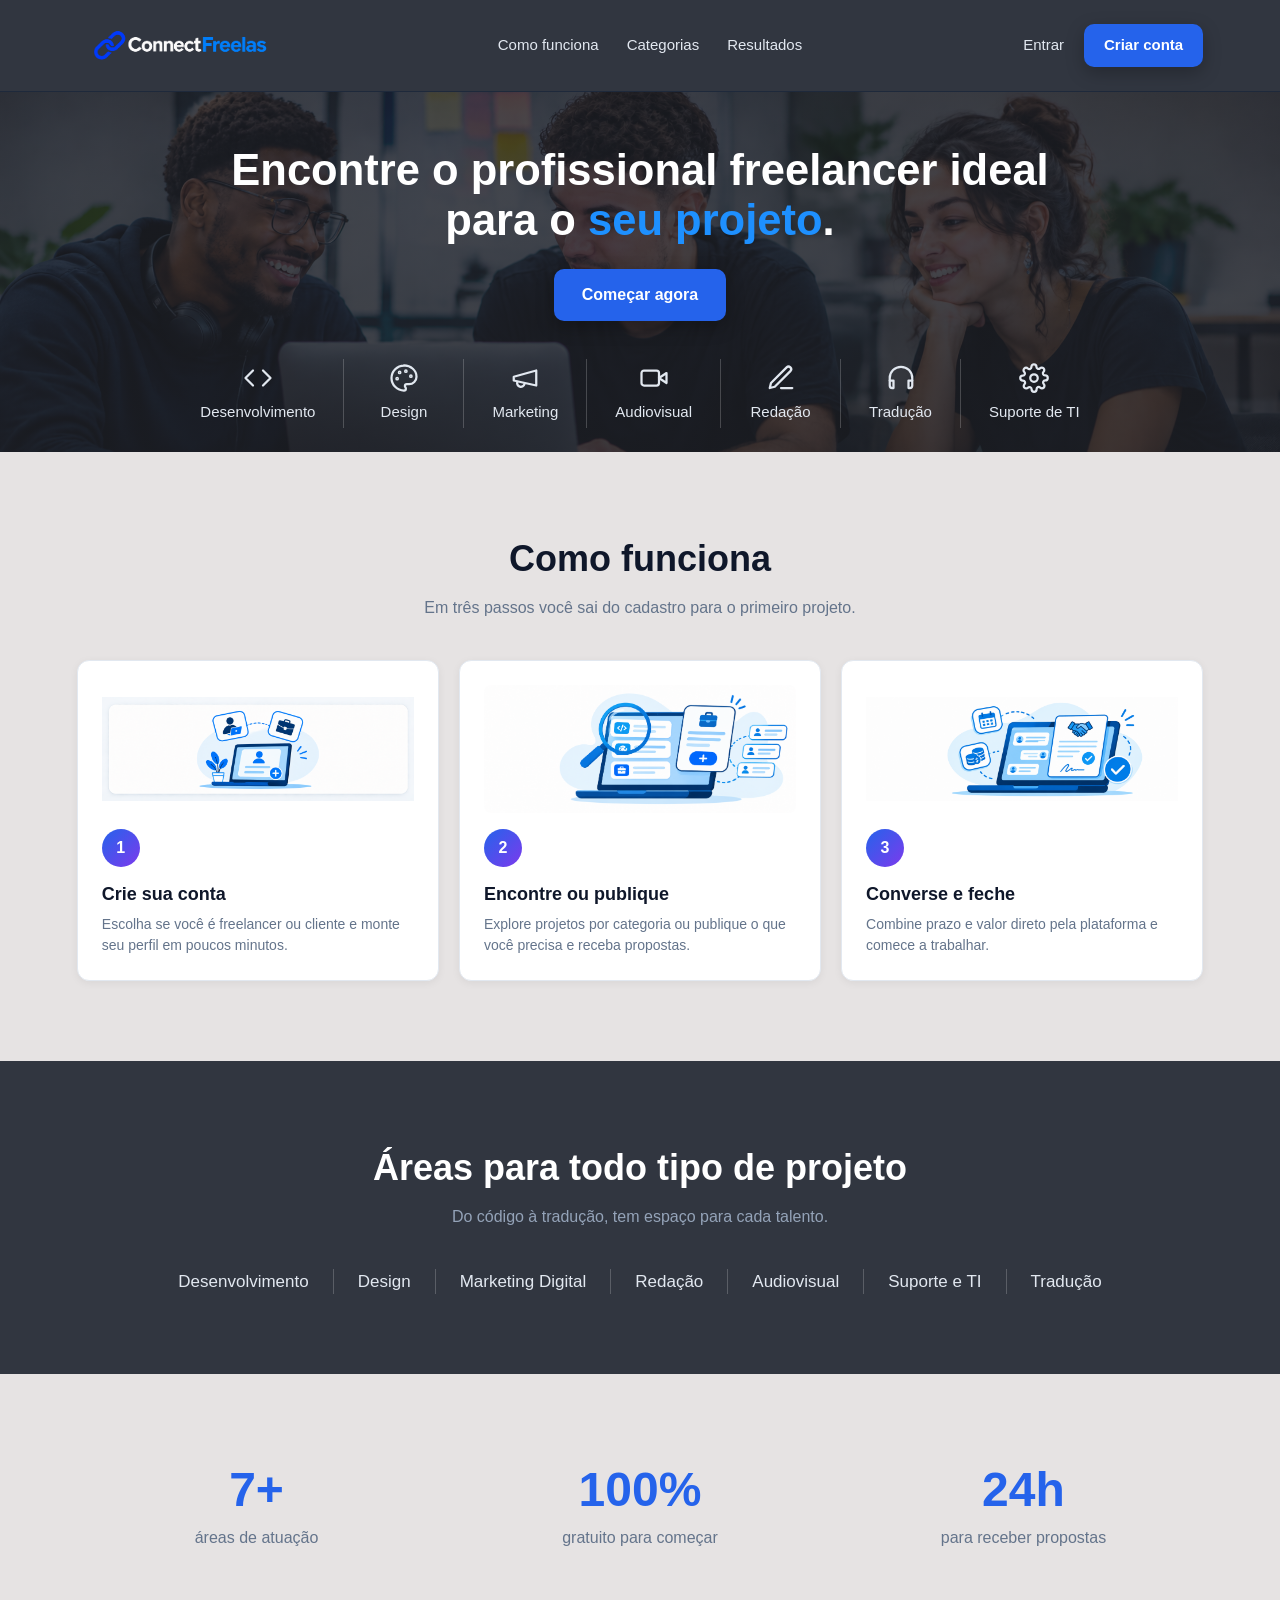
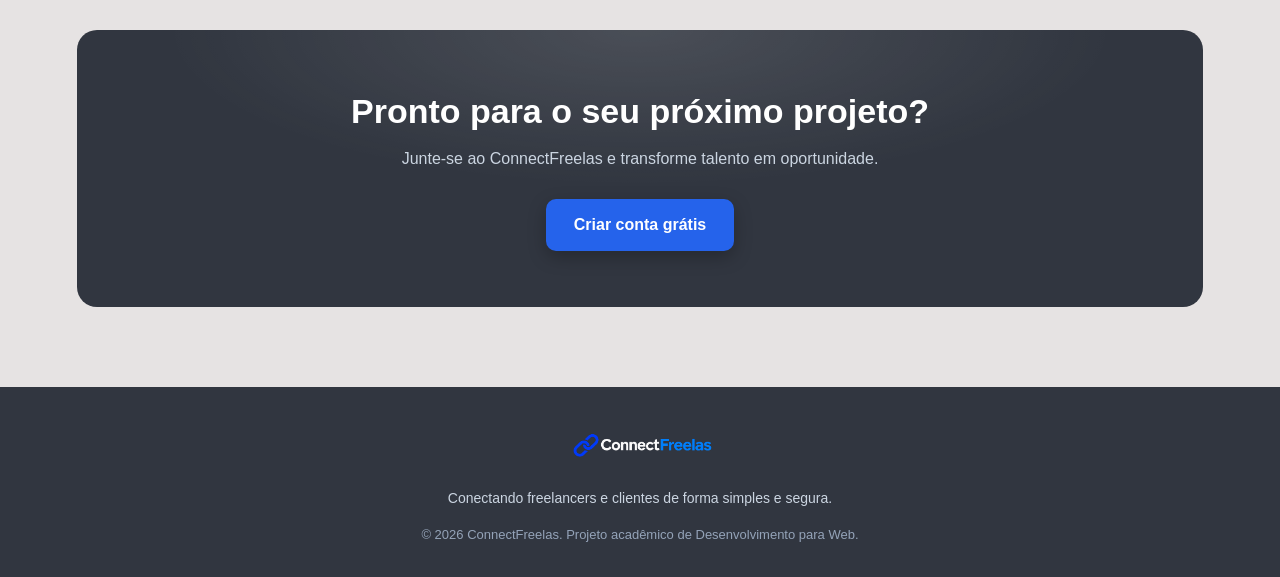
<file: HTML/index.html>
<!DOCTYPE html>
<html lang="pt-BR">

<head>
    <meta charset="UTF-8">
    <meta name="viewport" content="width=device-width, initial-scale=1.0">
    <title>ConnectFreelas - Conecte talentos e oportunidades</title>
    <!-- ícone da aba do navegador -->
    <link rel="icon" type="image/x-icon" href="../Imagems/favicon.ico">
    <!-- geral.css: paleta, reset e cabeçalho comuns; index.css: estilos só desta página -->
    <link rel="stylesheet" href="../CSS/geral.css">
    <link rel="stylesheet" href="../CSS/index.css">
</head>

<body>

    <!-- topo: logo, menu de âncoras (rolam até as seções abaixo) e botões de conta -->
    <header class="topo">
        <!-- logo: leva de volta ao início -->
        <a href="index.html" class="logo">
            <img src="../Imagems/Logo ConnectFreelas em Azul e Branco.png" alt="Logo ConnectFreelas">
        </a>
        <nav class="topo-menu">
            <a href="#como-funciona">Como funciona</a>
            <a href="#categorias">Categorias</a>
            <a href="#numeros">Resultados</a>
        </nav>
        <!-- "Entrar" ainda é só texto (sem página de login); "Criar conta" abre o cadastro -->
        <div class="topo-acoes">
            <span class="btn-link">Entrar</span>
            <a href="cadrasto.html" class="btn btn-azul">Criar conta</a>
        </div>
    </header>

    <!-- destaque: foto + texto, botão e categorias (tudo em HTML/CSS, sem texto dentro da imagem) -->
    <section class="destaque">
        <div class="destaque-conteudo">
            <h1>Encontre o profissional freelancer ideal para o <em>seu projeto</em>.</h1>
            <a href="cadrasto.html" class="btn btn-azul btn-grande">Começar agora</a>
        </div>
        <!-- categorias no rodapé do banner: cada uma tem um ícone SVG (decorativo, aria-hidden) e o nome -->
        <div class="destaque-cats">
            <!-- Desenvolvimento (ícone de código) -->
            <div class="destaque-cat"><svg viewBox="0 0 24 24" fill="none" stroke="currentColor" stroke-width="1.8" stroke-linecap="round" stroke-linejoin="round" aria-hidden="true"><path d="m16 18 6-6-6-6"/><path d="m8 6-6 6 6 6"/></svg><span>Desenvolvimento</span></div>
            <!-- Design (paleta de cores) -->
            <div class="destaque-cat"><svg viewBox="0 0 24 24" fill="none" stroke="currentColor" stroke-width="1.8" stroke-linecap="round" stroke-linejoin="round" aria-hidden="true"><circle cx="13.5" cy="6.5" r=".6"/><circle cx="17.5" cy="10.5" r=".6"/><circle cx="8.5" cy="7.5" r=".6"/><circle cx="6.5" cy="12.5" r=".6"/><path d="M12 2C6.5 2 2 6.5 2 12s4.5 10 10 10c.93 0 1.5-.67 1.5-1.5 0-.4-.16-.76-.4-1.03-.23-.27-.38-.63-.38-1.02 0-.83.67-1.5 1.5-1.5H16c3.31 0 6-2.69 6-6 0-4.96-4.48-9-10-9z"/></svg><span>Design</span></div>
            <!-- Marketing (megafone) -->
            <div class="destaque-cat"><svg viewBox="0 0 24 24" fill="none" stroke="currentColor" stroke-width="1.8" stroke-linecap="round" stroke-linejoin="round" aria-hidden="true"><path d="m3 11 18-5v12L3 14v-3z"/><path d="M11.6 16.8a3 3 0 1 1-5.8-1.6"/></svg><span>Marketing</span></div>
            <!-- Audiovisual (câmera de vídeo) -->
            <div class="destaque-cat"><svg viewBox="0 0 24 24" fill="none" stroke="currentColor" stroke-width="1.8" stroke-linecap="round" stroke-linejoin="round" aria-hidden="true"><path d="m22 8-6 4 6 4V8z"/><rect x="2" y="6" width="14" height="12" rx="2"/></svg><span>Audiovisual</span></div>
            <!-- Redação (lápis) -->
            <div class="destaque-cat"><svg viewBox="0 0 24 24" fill="none" stroke="currentColor" stroke-width="1.8" stroke-linecap="round" stroke-linejoin="round" aria-hidden="true"><path d="M12 20h9"/><path d="M16.5 3.5a2.12 2.12 0 0 1 3 3L7 19l-4 1 1-4z"/></svg><span>Redação</span></div>
            <!-- Tradução (fone de ouvido) -->
            <div class="destaque-cat"><svg viewBox="0 0 24 24" fill="none" stroke="currentColor" stroke-width="1.8" stroke-linecap="round" stroke-linejoin="round" aria-hidden="true"><path d="M3 14v-2a9 9 0 0 1 18 0v2"/><path d="M21 15v3a2 2 0 0 1-2 2h-1v-6h3z"/><path d="M3 15v3a2 2 0 0 0 2 2h1v-6H3z"/></svg><span>Tradução</span></div>
            <!-- Suporte de TI (engrenagem) -->
            <div class="destaque-cat"><svg viewBox="0 0 24 24" fill="none" stroke="currentColor" stroke-width="1.8" stroke-linecap="round" stroke-linejoin="round" aria-hidden="true"><circle cx="12" cy="12" r="3"/><path d="M19.4 15a1.65 1.65 0 0 0 .33 1.82l.06.06a2 2 0 1 1-2.83 2.83l-.06-.06a1.65 1.65 0 0 0-1.82-.33 1.65 1.65 0 0 0-1 1.51V21a2 2 0 1 1-4 0v-.09a1.65 1.65 0 0 0-1-1.51 1.65 1.65 0 0 0-1.82.33l-.06.06a2 2 0 1 1-2.83-2.83l.06-.06a1.65 1.65 0 0 0 .33-1.82 1.65 1.65 0 0 0-1.51-1H3a2 2 0 1 1 0-4h.09a1.65 1.65 0 0 0 1.51-1 1.65 1.65 0 0 0-.33-1.82l-.06-.06a2 2 0 1 1 2.83-2.83l.06.06a1.65 1.65 0 0 0 1.82.33h0a1.65 1.65 0 0 0 1-1.51V3a2 2 0 1 1 4 0v.09a1.65 1.65 0 0 0 1 1.51h0a1.65 1.65 0 0 0 1.82-.33l.06-.06a2 2 0 1 1 2.83 2.83l-.06.06a1.65 1.65 0 0 0-.33 1.82v0a1.65 1.65 0 0 0 1.51 1H21a2 2 0 1 1 0 4h-.09a1.65 1.65 0 0 0-1.51 1z"/></svg><span>Suporte de TI</span></div>
        </div>
    </section>

    <!-- conteúdo principal: as seções abaixo são alcançadas pelos links do menu (ids das seções) -->
    <main>

        <!-- como funciona: 3 cards de passo, cada um com imagem, número, título e texto -->
        <section class="secao" id="como-funciona">
            <h2>Como funciona</h2>
            <p class="secao-sub">Em três passos você sai do cadastro para o primeiro projeto.</p>

            <div class="passos">
                <article class="passo">
                    <img class="passo-img" src="../Imagems/Ilustração vetorial de colaboração digital.png" alt="Crie sua conta">
                    <span class="passo-num">1</span>
                    <h3>Crie sua conta</h3>
                    <p>Escolha se você é freelancer ou cliente e monte seu perfil em poucos minutos.</p>
                </article>
                <article class="passo">
                    <img class="passo-img" src="../Imagems/Publicação de projetos e propostas.png" alt="Encontre ou publique">
                    <span class="passo-num">2</span>
                    <h3>Encontre ou publique</h3>
                    <p>Explore projetos por categoria ou publique o que você precisa e receba propostas.</p>
                </article>
                <article class="passo">
                    <img class="passo-img" src="../Imagems/Ilustração de contrato digital com laptop e ícones azuis.png" alt="Converse e feche">
                    <span class="passo-num">3</span>
                    <h3>Converse e feche</h3>
                    <p>Combine prazo e valor direto pela plataforma e comece a trabalhar.</p>
                </article>
            </div>
        </section>

        <!-- categorias: lista de áreas em texto simples, sobre fundo escuro -->
        <section class="secao secao-escura" id="categorias">
            <h2>Áreas para todo tipo de projeto</h2>
            <p class="secao-sub">Do código à tradução, tem espaço para cada talento.</p>

            <div class="categorias">
                <span class="cat">Desenvolvimento</span>
                <span class="cat">Design</span>
                <span class="cat">Marketing Digital</span>
                <span class="cat">Redação</span>
                <span class="cat">Audiovisual</span>
                <span class="cat">Suporte e TI</span>
                <span class="cat">Tradução</span>
            </div>
        </section>

        <!-- números: três estatísticas da plataforma (número grande + legenda) -->
        <section class="secao" id="numeros">
            <div class="numeros">
                <div>
                    <strong>7+</strong>
                    <span>áreas de atuação</span>
                </div>
                <div>
                    <strong>100%</strong>
                    <span>gratuito para começar</span>
                </div>
                <div>
                    <strong>24h</strong>
                    <span>para receber propostas</span>
                </div>
            </div>
        </section>

        <!-- chamada final: convite para criar conta (leva ao cadastro) -->
        <section class="cta">
            <h2>Pronto para o seu próximo projeto?</h2>
            <p>Junte-se ao ConnectFreelas e transforme talento em oportunidade.</p>
            <a href="cadrasto.html" class="btn btn-azul btn-grande">Criar conta grátis</a>
        </section>

    </main>

    <!-- rodapé: logo, frase institucional e direitos autorais -->
    <footer class="rodape" id="contato">
        <img src="../Imagems/Logo ConnectFreelas em Azul e Branco.png" alt="Logo ConnectFreelas">
        <p class="rodape-texto">Conectando freelancers e clientes de forma simples e segura.</p>
        <p>&copy; 2026 ConnectFreelas. Projeto acadêmico de Desenvolvimento para Web.</p>
    </footer>

</body>

</html>
</file>
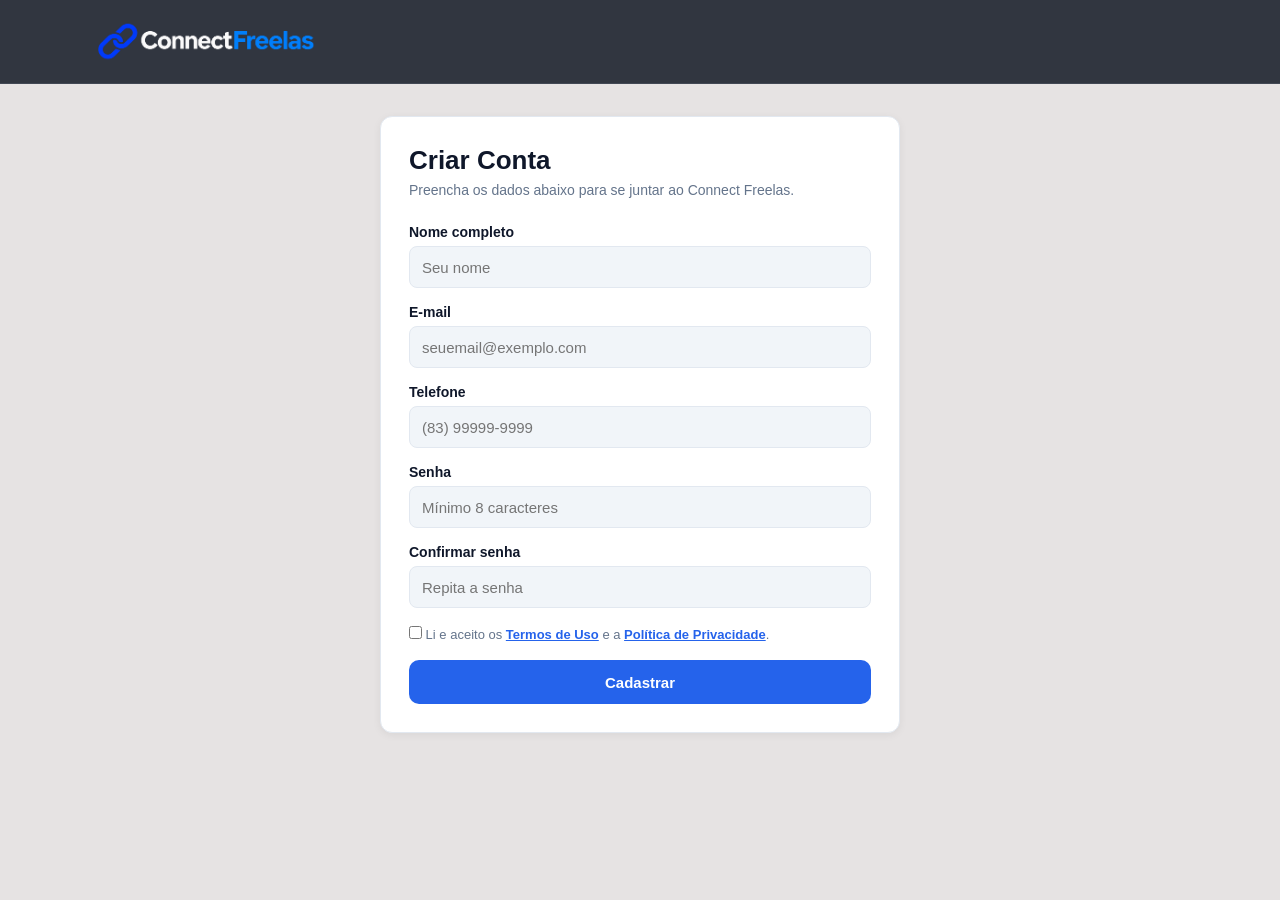
<file: HTML/cadrasto.html>
<!DOCTYPE html>
<html lang="pt-BR">

<head>
    <meta charset="UTF-8">
    <meta name="viewport" content="width=device-width, initial-scale=1.0">
    <title>ConectaFreelas - Cadastro</title>
    <!-- ícone da aba do navegador -->
    <link rel="icon" type="image/x-icon" href="../Imagems/favicon.ico">
    <!-- geral.css: paleta, reset e cabeçalho comuns; cadrasto.css: estilos só desta página -->
    <link rel="stylesheet" href="../CSS/geral.css">
    <link rel="stylesheet" href="../CSS/cadrasto.css">
</head>

<body>

    <!-- cabeçalho simples: só o logo, que leva à home -->
    <header>
        <div class="cabecalho-pagina">
            <div class="logo">
                <figure>
                    <a href="home.html">
                        <img class="logo" src="../Imagems/Logo ConnectFreelas em Azul e Branco.png"
                            alt="Logo ConnectFreelas">
                    </a>
                </figure>
            </div>
        </div>
    </header>

    <main>
        <!-- cartão do formulário de cadastro -->
        <section class="cadastro">

            <h1>Criar Conta</h1>
            <p>
                Preencha os dados abaixo para se juntar ao Connect Freelas.
            </p>


            <!-- novalidate: desliga a validação automática do navegador.
                 onsubmit: ao enviar, não manda dados a lugar nenhum (return false); só abre a home -->
            <form class="form-cadastro" novalidate onsubmit="window.location.href='home.html'; return false;">
                <!-- cada campo: o "for" do label bate com o "id" do input (clicar no rótulo foca o campo) -->
                <div class="campo">
                    <label for="nome">Nome completo</label>
                    <input type="text" id="nome" name="nome" placeholder="Seu nome" required>
                </div>

                <div class="campo">
                    <label for="email">E-mail</label>
                    <input type="email" id="email" name="email" placeholder="seuemail@exemplo.com" required>
                </div>

                <div class="campo">
                    <label for="telefone">Telefone</label>
                    <input type="tel" id="telefone" name="telefone" placeholder="(83) 99999-9999" required>
                </div>

                <!-- senha: minlength="8" exige no mínimo 8 caracteres -->
                <div class="campo">
                    <label for="senha">Senha</label>
                    <input type="password" id="senha" name="senha" placeholder="Mínimo 8 caracteres" minlength="8"
                        required>
                </div>

                <div class="campo">
                    <label for="confirmar-senha">Confirmar senha</label>
                    <input type="password" id="confirmar-senha" name="confirmar-senha" placeholder="Repita a senha"
                        required>
                </div>

                <!-- aceite dos termos (as páginas termos.html e privacidade.html ainda não existem) -->
                <div class="termos">
                    <label class="check">
                        <input type="checkbox" id="termos" name="termos" required>

                        Li e aceito os
                        <a href="termos.html">Termos de Uso</a>
                        e a
                        <a href="privacidade.html">Política de Privacidade</a>.
                    </label>
                </div>


                <!-- botão que envia o formulário -->
                <button type="submit">
                    Cadastrar
                </button>
            </form>

        </section>
    </main>
</body>

</html>
</file>
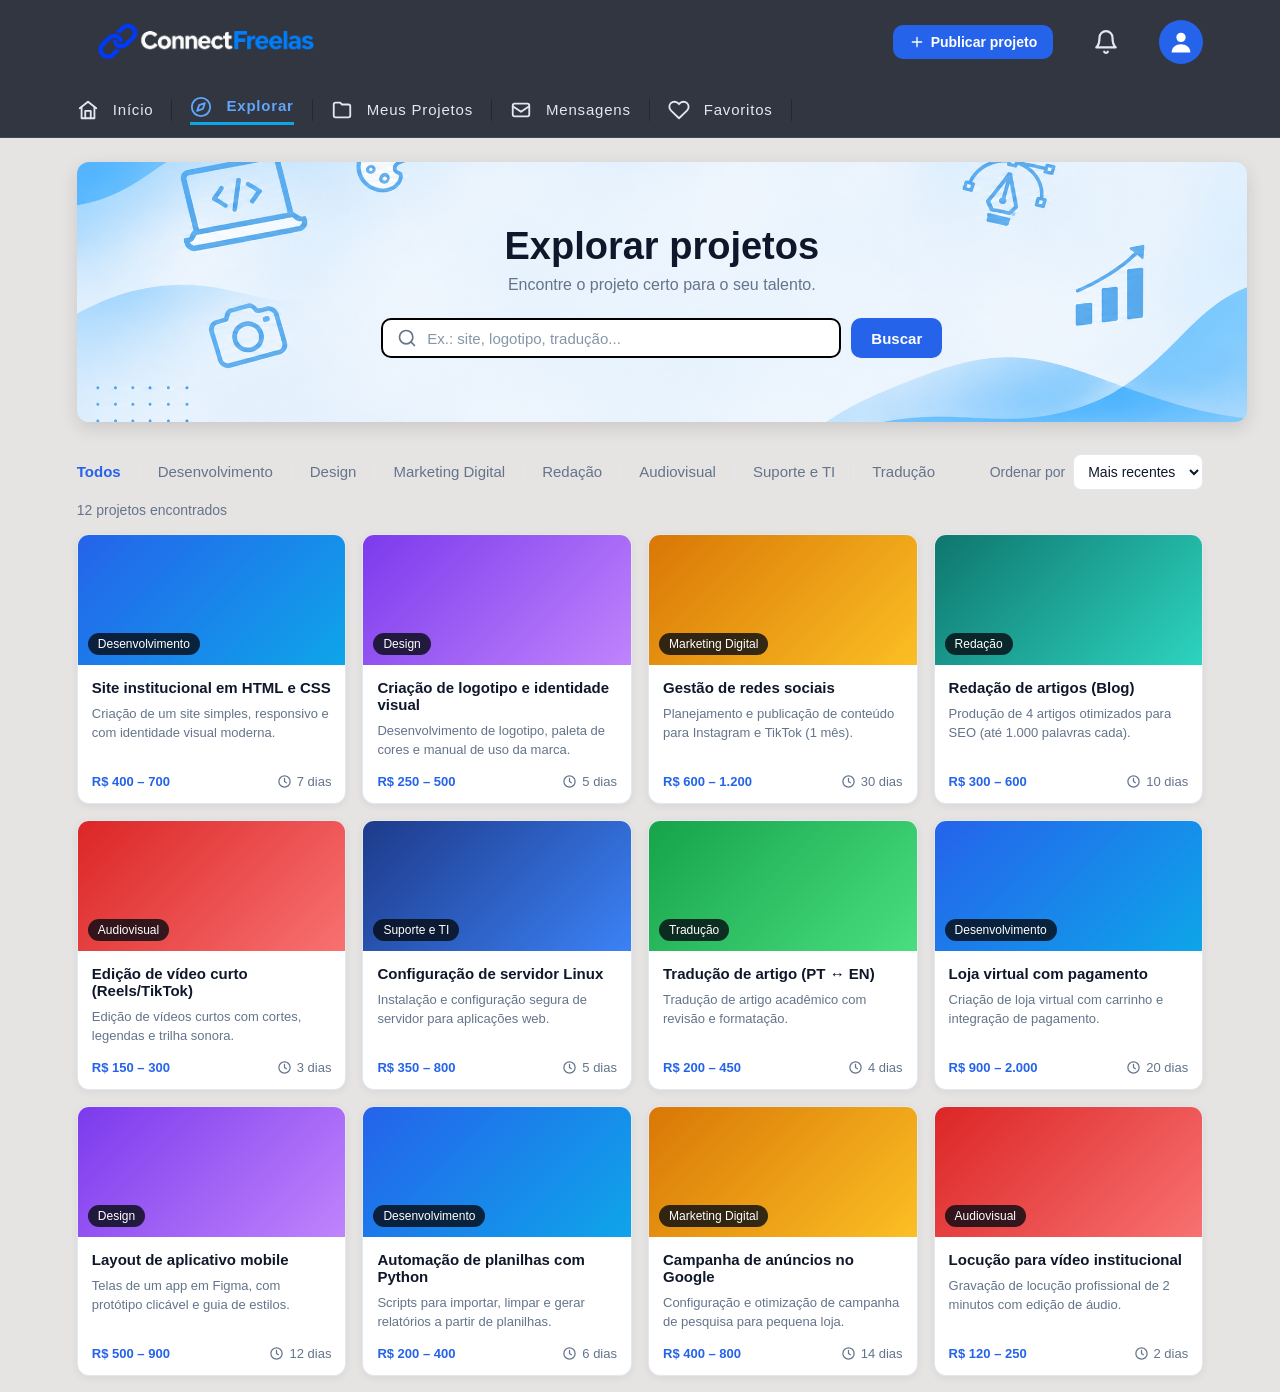
<file: HTML/explorar.html>
<!DOCTYPE html>
<html lang="pt-BR">

<head>
    <meta charset="UTF-8">
    <meta name="viewport" content="width=device-width, initial-scale=1.0">
    <title>ConnectFreelas - Explorar</title>
    <!-- ícone da aba do navegador -->
    <link rel="icon" type="image/x-icon" href="../Imagems/favicon.ico">
    <!-- geral.css: base e cabeçalho; home.css: cards e busca (reaproveitados aqui); explorar.css: só do Explorar -->
    <link rel="stylesheet" href="../CSS/geral.css">
    <link rel="stylesheet" href="../CSS/home.css">
    <link rel="stylesheet" href="../CSS/explorar.css">
</head>

<body>



    <!-- cabeçalho (igual ao da home): linha de cima com logo e ações, linha de baixo com o menu -->
    <header>
        <!-- linha de cima: logo à esquerda; publicar, notificações e perfil à direita -->
        <div class="cabecalho-pagina">
            <div class="logo">
                <figure>
                    <img class="logo" src="../Imagems/Logo ConnectFreelas em Azul e Branco.png"
                        alt="Logo ConnectFreelas">
                </figure>
            </div>



            <div class="acoes">
                <!-- botão que leva ao formulário de publicar projeto -->
                <a href="publicar.html" class="btn-publicar">
                    <svg viewBox="0 0 24 24" fill="none" stroke="currentColor" stroke-width="2" stroke-linecap="round"
                        stroke-linejoin="round" aria-hidden="true">
                        <path d="M12 5v14M5 12h14" />
                    </svg>
                    Publicar projeto
                </a>

                <!-- sino de notificações (ainda sem função) -->
                <button type="button" class="btn-notificacoes" aria-label="Notificações">
                    <svg viewBox="0 0 24 24" fill="none" stroke="currentColor" stroke-width="2" stroke-linecap="round"
                        stroke-linejoin="round" aria-hidden="true">
                        <path d="M6 8a6 6 0 0 1 12 0c0 7 3 9 3 9H3s3-2 3-9" />
                        <path d="M10.3 21a1.94 1.94 0 0 0 3.4 0" />
                    </svg>
                </button>

                <!-- ícone redondo que leva ao perfil -->
                <a href="perfil.html" class="btn-perfil" aria-label="Perfil">
                    <svg viewBox="0 0 24 24" fill="currentColor" aria-hidden="true">
                        <circle cx="12" cy="8" r="4" />
                        <path d="M4 21c0-4.4 3.6-7 8-7s8 2.6 8 7z" />
                    </svg>
                </a>
            </div>
        </div>

        <!-- linha de baixo: menu de navegação (os <hr> são as divisórias verticais entre os links) -->
        <div class="barra-menu">
            <div class="menu">
                <nav>
                    <ul>
                        <!-- Início -->
                        <li>
                            <a href="home.html" class="inicio-item">
                                <svg class="icone-inicio" viewBox="0 0 24 24" fill="none" stroke="currentColor"
                                    stroke-width="2" stroke-linecap="round" stroke-linejoin="round" aria-hidden="true">

                                    <path d="m3 10 9-7 9 7" />
                                    <path d="M5 9v12h14V9" />
                                    <path d="M9 21v-8h6v8" />
                                </svg>
                                Início
                            </a>
                        </li>
                        <hr>
                        <!-- Explorar: a classe "ativo" marca a página atual (fica azul e sublinhada) -->
                        <li>
                            <a href="explorar.html" class="explorar-item ativo">
                                <svg class="icon-explorar" viewBox="0 0 24 24" fill="none" stroke="currentColor"
                                    stroke-width="2" stroke-linecap="round" stroke-linejoin="round" aria-hidden="true">

                                    <circle cx="12" cy="12" r="10" />
                                    <polygon points="16.2 7.8 14 14 7.8 16.2 10 10 16.2 7.8" />

                                </svg>
                                Explorar
                            </a>
                        </li>

                        <hr>

                        <!-- Meus Projetos (página meusprojetos.html ainda não existe) -->
                        <li>
                            <a href="meusprojetos.html" class="projetos-item">
                                <svg class="icon-projetos" viewBox="0 0 24 24" fill="none" stroke="currentColor"
                                    stroke-width="2" stroke-linecap="round" stroke-linejoin="round" aria-hidden="true">

                                    <path
                                        d="M3 6a2 2 0 0 1 2-2h5l2 2h7a2 2 0 0 1 2 2v10a2 2 0 0 1-2 2H5a2 2 0 0 1-2-2z" />

                                </svg>
                                Meus Projetos
                            </a>
                        </li>

                        <hr>

                        <!-- Mensagens (página mensagens.html ainda não existe) -->
                        <li>
                            <a href="mensagens.html" class="mensagem-item">
                                <svg class="icon-mensagem" viewBox="0 0 24 24" fill="none" stroke="currentColor"
                                    stroke-width="2" stroke-linecap="round" stroke-linejoin="round" aria-hidden="true">

                                    <rect x="3" y="5" width="18" height="14" rx="2" />
                                    <path d="M3 8l9 6 9-6" />

                                </svg>
                                Mensagens
                            </a>
                        </li>
                        <hr>
                        <!-- Favoritos (página favoritos.html ainda não existe) -->
                        <li>
                            <a href="favoritos.html" class="favoritos-item">
                                <svg class="icon-favoritos" viewBox="0 0 24 24" fill="none" stroke="currentColor"
                                    stroke-width="2" stroke-linecap="round" stroke-linejoin="round" aria-hidden="true">

                                    <path
                                        d="M20.8 4.6a5.5 5.5 0 0 0-7.8 0 L12 5.7l-1.1-1.1a5.5 5.5 0 0 0-7.8 7.8 l1.1 1.1L12 21l7.8-7.5 1.1-1.1 a5.5 5.5 0 0 0-.1-7.8z" />

                                </svg>Favoritos
                            </a>
                        </li>
                        <hr>
                    </ul>
                </nav>
            </div>
        </div>

    </header>

    <!-- destaque com título e busca (fundo é uma imagem definida no explorar.css) -->
    <section class="explorar-destaque">
        <h1>Explorar projetos</h1>
        <p>Encontre o projeto certo para o seu talento.</p>

        <!-- sem action: o envio é interceptado pelo JavaScript no fim da página, que filtra a lista sem recarregar -->
        <form class="busca-linha" id="form-busca">
            <div class="Buscar">
                <svg class="icone-busca" viewBox="0 0 24 24" fill="none" stroke="currentColor" stroke-width="2"
                    stroke-linecap="round" stroke-linejoin="round" aria-hidden="true">
                    <circle cx="11" cy="11" r="8" />
                    <path d="m21 21-4.3-4.3" />
                </svg>
                <input type="search" id="busca" placeholder="Ex.: site, logotipo, tradução..." aria-label="Buscar">
            </div>
            <button type="submit" class="btn-buscar">Buscar</button>
        </form>
    </section>

    <main>

        <!-- filtros: categorias (por enquanto só visuais, sem clique) e ordenação -->
        <div class="filtros">
            <ul class="categorias-lista">
                <li>Todos</li>
                <li>Desenvolvimento</li>
                <li>Design</li>
                <li>Marketing Digital</li>
                <li>Redação</li>
                <li>Audiovisual</li>
                <li>Suporte e TI</li>
                <li>Tradução</li>
            </ul>

            <!-- "ordenar por": o JavaScript lê o value da opção escolhida (ver evento "change" abaixo) -->
            <label class="ordenar">
                Ordenar por
                <select id="ordem">
                    <option value="recentes">Mais recentes</option>
                    <option value="prazo">Menor prazo</option>
                    <option value="valor">Menor valor</option>
                </select>
            </label>
        </div>

        <!-- os três elementos abaixo são preenchidos/controlados pelo JavaScript -->
        <!-- contagem de resultados -->
        <p class="resultado" id="resultado"></p>

        <!-- onde os cards são inseridos -->
        <div class="lista-projetos" id="lista"></div>

        <!-- mensagem de "nada encontrado": começa escondida (hidden) -->
        <p class="vazio" id="vazio" hidden>Nenhum projeto encontrado. Tente outra busca ou categoria.</p>

    </main>

    <script>
        // nome por extenso de cada categoria (a chave é a mesma usada na classe cat-... do CSS)
        const nomes = {
            dev: 'Desenvolvimento', design: 'Design', mkt: 'Marketing Digital', redacao: 'Redação',
            audio: 'Audiovisual', ti: 'Suporte e TI', trad: 'Tradução'
        };

        // dados dos projetos (fictícios): cat = categoria, min/max = faixa de valor em R$, dias = prazo
        // ordem da lista = mais recentes primeiro
        const projetos = [
            { cat: 'dev', titulo: 'Site institucional em HTML e CSS', desc: 'Criação de um site simples, responsivo e com identidade visual moderna.', min: 400, max: 700, dias: 7 },
            { cat: 'design', titulo: 'Criação de logotipo e identidade visual', desc: 'Desenvolvimento de logotipo, paleta de cores e manual de uso da marca.', min: 250, max: 500, dias: 5 },
            { cat: 'mkt', titulo: 'Gestão de redes sociais', desc: 'Planejamento e publicação de conteúdo para Instagram e TikTok (1 mês).', min: 600, max: 1200, dias: 30 },
            { cat: 'redacao', titulo: 'Redação de artigos (Blog)', desc: 'Produção de 4 artigos otimizados para SEO (até 1.000 palavras cada).', min: 300, max: 600, dias: 10 },
            { cat: 'audio', titulo: 'Edição de vídeo curto (Reels/TikTok)', desc: 'Edição de vídeos curtos com cortes, legendas e trilha sonora.', min: 150, max: 300, dias: 3 },
            { cat: 'ti', titulo: 'Configuração de servidor Linux', desc: 'Instalação e configuração segura de servidor para aplicações web.', min: 350, max: 800, dias: 5 },
            { cat: 'trad', titulo: 'Tradução de artigo (PT ↔ EN)', desc: 'Tradução de artigo acadêmico com revisão e formatação.', min: 200, max: 450, dias: 4 },
            { cat: 'dev', titulo: 'Loja virtual com pagamento', desc: 'Criação de loja virtual com carrinho e integração de pagamento.', min: 900, max: 2000, dias: 20 },
            { cat: 'design', titulo: 'Layout de aplicativo mobile', desc: 'Telas de um app em Figma, com protótipo clicável e guia de estilos.', min: 500, max: 900, dias: 12 },
            { cat: 'dev', titulo: 'Automação de planilhas com Python', desc: 'Scripts para importar, limpar e gerar relatórios a partir de planilhas.', min: 200, max: 400, dias: 6 },
            { cat: 'mkt', titulo: 'Campanha de anúncios no Google', desc: 'Configuração e otimização de campanha de pesquisa para pequena loja.', min: 400, max: 800, dias: 14 },
            { cat: 'audio', titulo: 'Locução para vídeo institucional', desc: 'Gravação de locução profissional de 2 minutos com edição de áudio.', min: 120, max: 250, dias: 2 }
        ];

        // formata número no padrão brasileiro (ex.: 1200 → 1.200)
        const brl = n => n.toLocaleString('pt-BR');
        // filtros atuais: categoria (sempre "todos" por enquanto), texto da busca e ordenação
        const estado = { cat: 'todos', texto: '', ordem: 'recentes' };

        // elementos da página que o script atualiza
        const lista = document.getElementById('lista');
        const vazio = document.getElementById('vazio');
        const resultado = document.getElementById('resultado');

        // monta o HTML de um card a partir de um projeto (mesma estrutura dos cards da home)
        function card(p) {
            return `
            <article class="card-projeto">
                <div class="card-imagem cat-${p.cat}">
                    <span class="card-categoria">${nomes[p.cat]}</span>
                </div>
                <div class="card-corpo">
                    <h3>${p.titulo}</h3>
                    <p>${p.desc}</p>
                    <div class="card-rodape">
                        <span class="card-autor">R$ ${brl(p.min)} – ${brl(p.max)}</span>
                        <span class="card-prazo">
                            <svg viewBox="0 0 24 24" fill="none" stroke="currentColor" stroke-width="2" stroke-linecap="round" stroke-linejoin="round" aria-hidden="true"><circle cx="12" cy="12" r="9" /><path d="M12 7v5l3 2" /></svg>
                            ${p.dias} dias
                        </span>
                    </div>
                </div>
            </article>`;
        }

        // redesenha a lista: filtra pelos critérios, ordena, mostra os cards e atualiza a contagem
        function render() {
            const t = estado.texto.trim().toLowerCase();
            // 1) filtra por categoria e pelo texto (procura no título, descrição e nome da categoria)
            let itens = projetos.filter(p =>
                (estado.cat === 'todos' || p.cat === estado.cat) &&
                (!t || (p.titulo + ' ' + p.desc + ' ' + nomes[p.cat]).toLowerCase().includes(t))
            );

            // 2) ordena numa cópia ([...itens]) para não mudar a lista original
            if (estado.ordem === 'prazo') itens = [...itens].sort((a, b) => a.dias - b.dias);
            if (estado.ordem === 'valor') itens = [...itens].sort((a, b) => a.min - b.min);

            // 3) mostra os cards; a mensagem "vazio" aparece só se não sobrou nenhum; e atualiza a contagem
            lista.innerHTML = itens.map(card).join('');
            vazio.hidden = itens.length > 0;
            resultado.textContent = itens.length + (itens.length === 1 ? ' projeto encontrado' : ' projetos encontrados');
        }

        // eventos: ao enviar a busca (preventDefault evita recarregar a página)
        document.getElementById('form-busca').addEventListener('submit', e => {
            e.preventDefault();
            estado.texto = document.getElementById('busca').value;
            render();
        });

        // ao digitar: filtra em tempo real, sem precisar clicar em Buscar
        document.getElementById('busca').addEventListener('input', e => {
            estado.texto = e.target.value;
            render();
        });

        // ao trocar a ordenação
        document.getElementById('ordem').addEventListener('change', e => {
            estado.ordem = e.target.value;
            render();
        });

        // busca vinda da home (explorar.html?q=termo)
        const q = new URLSearchParams(location.search).get('q');
        if (q) {
            document.getElementById('busca').value = q;
            estado.texto = q;
        }

        // primeira exibição da lista ao abrir a página
        render();
    </script>
</body>

</html>
</file>
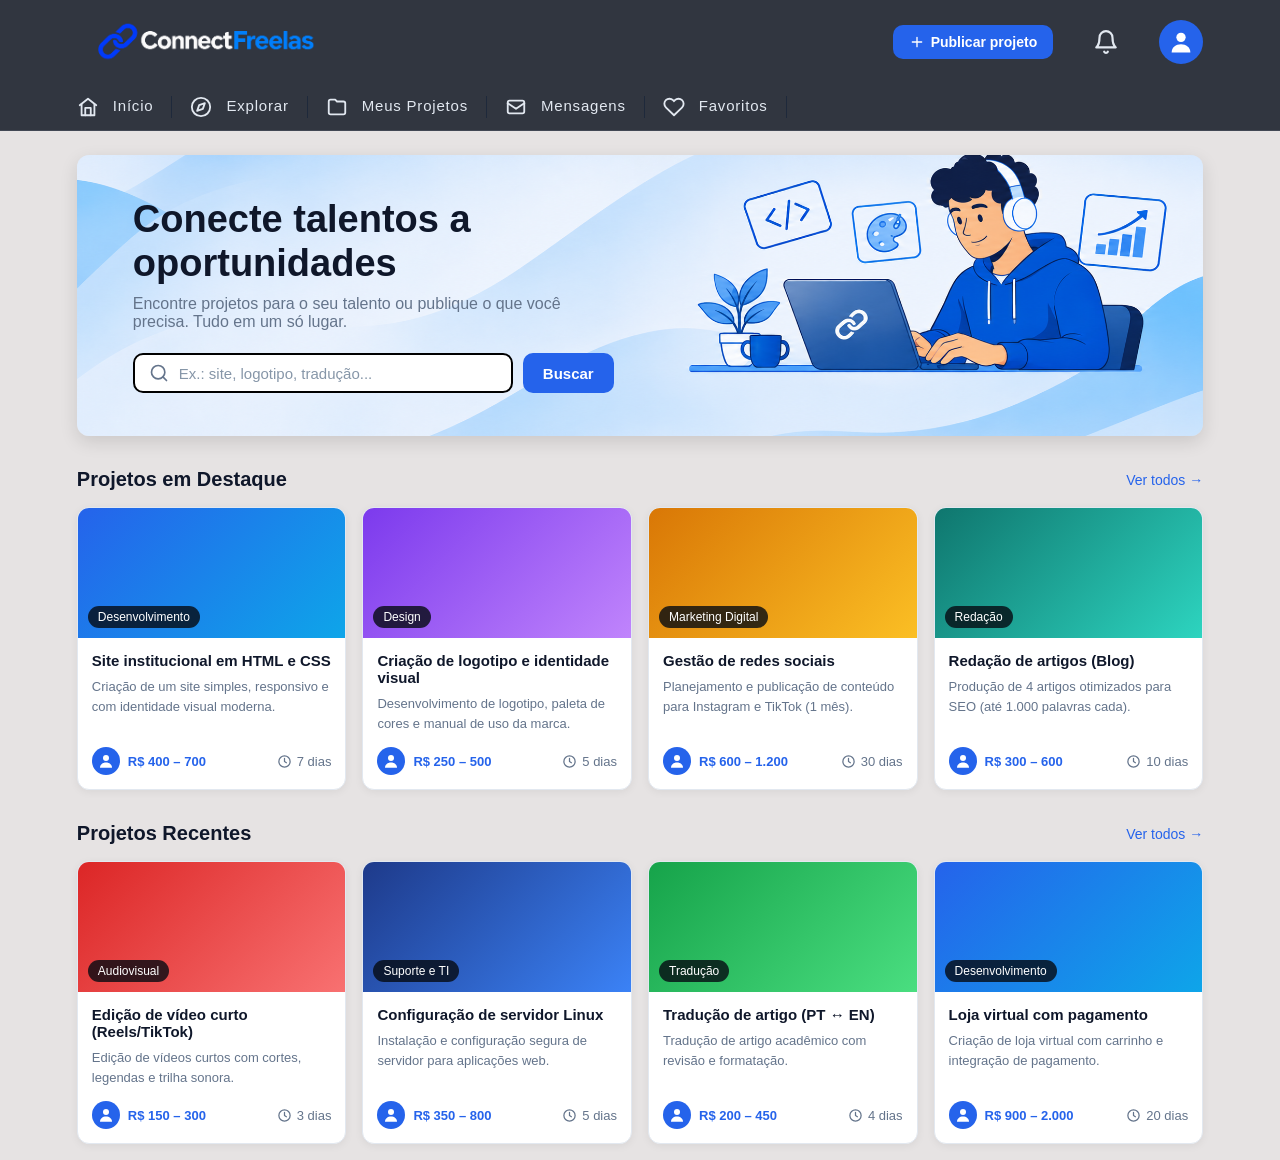
<file: HTML/home.html>
<!DOCTYPE html>
<html lang="pt-BR">

<head>
    <meta charset="UTF-8">
    <meta name="viewport" content="width=device-width, initial-scale=1.0">
    <title>ConnectFreelas</title>
    <!-- ícone da aba do navegador -->
    <link rel="icon" type="image/x-icon" href="../Imagems/favicon.ico">
    <!-- geral.css: paleta, reset e cabeçalho comuns; home.css: estilos só desta página (cards e busca) -->
    <link rel="stylesheet" href="../CSS/geral.css">
    <link rel="stylesheet" href="../CSS/home.css">
</head>

<body>



    <!-- cabeçalho (repetido nas páginas internas): linha de cima com logo e ações, linha de baixo com o menu -->
    <header>
        <!-- linha de cima: logo à esquerda; publicar, notificações e perfil à direita -->
        <div class="cabecalho-pagina">
            <div class="logo">
                <figure>
                    <img class="logo" src="../Imagems/Logo ConnectFreelas em Azul e Branco.png"
                        alt="Logo ConnectFreelas">
                </figure>
            </div>



            <div class="acoes">
                <!-- botão que leva ao formulário de publicar projeto -->
                <a href="publicar.html" class="btn-publicar">
                    <svg viewBox="0 0 24 24" fill="none" stroke="currentColor" stroke-width="2" stroke-linecap="round"
                        stroke-linejoin="round" aria-hidden="true">
                        <path d="M12 5v14M5 12h14" />
                    </svg>
                    Publicar projeto
                </a>

                <!-- sino de notificações (ainda sem função); aria-label dá nome ao botão para leitores de tela -->
                <button type="button" class="btn-notificacoes" aria-label="Notificações">
                    <svg viewBox="0 0 24 24" fill="none" stroke="currentColor" stroke-width="2" stroke-linecap="round"
                        stroke-linejoin="round" aria-hidden="true">
                        <path d="M6 8a6 6 0 0 1 12 0c0 7 3 9 3 9H3s3-2 3-9" />
                        <path d="M10.3 21a1.94 1.94 0 0 0 3.4 0" />
                    </svg>
                </button>

                <!-- ícone redondo que leva ao perfil -->
                <a href="perfil.html" class="btn-perfil" aria-label="Perfil">
                    <svg viewBox="0 0 24 24" fill="currentColor" aria-hidden="true">
                        <circle cx="12" cy="8" r="4" />
                        <path d="M4 21c0-4.4 3.6-7 8-7s8 2.6 8 7z" />
                    </svg>
                </a>
            </div>
        </div>

        <!-- linha de baixo: menu de navegação (os <hr> são as divisórias verticais entre os links) -->
        <div class="barra-menu">
            <div class="menu">
                <nav>
                    <ul>
                        <!-- Início -->
                        <li>
                            <a href="home.html" class="inicio-item">
                                <svg class="icone-inicio" viewBox="0 0 24 24" fill="none" stroke="currentColor"
                                    stroke-width="2" stroke-linecap="round" stroke-linejoin="round" aria-hidden="true">

                                    <path d="m3 10 9-7 9 7" />
                                    <path d="M5 9v12h14V9" />
                                    <path d="M9 21v-8h6v8" />
                                </svg>
                                Início
                            </a>
                        </li>
                        <hr>
                        <!-- Explorar -->
                        <li>
                            <a href="explorar.html" class="explorar-item">
                                <svg class="icon-explorar" viewBox="0 0 24 24" fill="none" stroke="currentColor"
                                    stroke-width="2" stroke-linecap="round" stroke-linejoin="round" aria-hidden="true">

                                    <circle cx="12" cy="12" r="10" />
                                    <polygon points="16.2 7.8 14 14 7.8 16.2 10 10 16.2 7.8" />

                                </svg>
                                Explorar
                            </a>
                        </li>

                        <hr>

                        <!-- Meus Projetos (página meusprojetos.html ainda não existe) -->
                        <li>
                            <a href="meusprojetos.html" class="projetos-item">
                                <svg class="icon-projetos" viewBox="0 0 24 24" fill="none" stroke="currentColor"
                                    stroke-width="2" stroke-linecap="round" stroke-linejoin="round" aria-hidden="true">

                                    <path
                                        d="M3 6a2 2 0 0 1 2-2h5l2 2h7a2 2 0 0 1 2 2v10a2 2 0 0 1-2 2H5a2 2 0 0 1-2-2z" />

                                </svg>
                                Meus Projetos
                            </a>
                        </li>

                        <hr>

                        <!-- Mensagens (página mensagens.html ainda não existe) -->
                        <li>
                            <a href="mensagens.html" class="mensagem-item">
                                <svg class="icon-mensagem" viewBox="0 0 24 24" fill="none" stroke="currentColor"
                                    stroke-width="2" stroke-linecap="round" stroke-linejoin="round" aria-hidden="true">

                                    <rect x="3" y="5" width="18" height="14" rx="2" />
                                    <path d="M3 8l9 6 9-6" />

                                </svg>
                                Mensagens
                            </a>
                        </li>
                        <hr>
                        <!-- Favoritos (página favoritos.html ainda não existe) -->
                        <li>
                            <a href="favoritos.html" class="favoritos-item">
                                <svg class="icon-favoritos" viewBox="0 0 24 24" fill="none" stroke="currentColor"
                                    stroke-width="2" stroke-linecap="round" stroke-linejoin="round" aria-hidden="true">

                                    <path
                                        d="M20.8 4.6a5.5 5.5 0 0 0-7.8 0 L12 5.7l-1.1-1.1a5.5 5.5 0 0 0-7.8 7.8 l1.1 1.1L12 21l7.8-7.5 1.1-1.1 a5.5 5.5 0 0 0-.1-7.8z" />

                                </svg>Favoritos
                            </a>
                        </li>
                        <hr>
                    </ul>
                </nav>
            </div>

    </header>

    <!-- conteúdo da página, abaixo do cabeçalho -->
    <div class="conteudo">



        <main>

            <!-- banner de boas-vindas com título e busca -->
            <div class="topo-home">
                <h1>Conecte talentos a oportunidades</h1>
                <p>Encontre projetos para o seu talento ou publique o que você precisa. Tudo em um só lugar.</p>

                <!-- busca: envia o termo (name="q") para o Explorar, que lê "?q=termo" na URL e filtra os projetos -->
                <form class="busca-linha" action="explorar.html" method="get">
                    <div class="Buscar">
                        <svg class="icone-busca" viewBox="0 0 24 24" fill="none" stroke="currentColor"
                            stroke-width="2" stroke-linecap="round" stroke-linejoin="round" aria-hidden="true">
                            <circle cx="11" cy="11" r="8" />
                            <path d="m21 21-4.3-4.3" />
                        </svg>
                        <input type="search" name="q" placeholder="Ex.: site, logotipo, tradução..."
                            aria-label="Buscar">
                    </div>
                    <button type="submit" class="btn-buscar">Buscar</button>
                </form>
            </div>

    <!-- seção "Projetos em Destaque": 4 cards.
         cada card: faixa colorida com a categoria (classe cat-...), título, descrição,
         e rodapé com faixa de valor (R$) e prazo -->
    <section class="projetos">
        <div class="projetos-topo">
            <h2>Projetos em Destaque</h2>
            <a href="explorar.html" class="ver-todos">Ver todos →</a>
        </div>

        <div class="lista-projetos">

            <article class="card-projeto">
                <div class="card-imagem cat-dev">
                    <span class="card-categoria">Desenvolvimento</span>
                </div>
                <div class="card-corpo">
                    <h3>Site institucional em HTML e CSS</h3>
                    <p>Criação de um site simples, responsivo e com identidade visual moderna.</p>
                    <div class="card-rodape">
                        <span class="card-autor"><span class="avatar"><svg viewBox="0 0 24 24" fill="currentColor"
                                    aria-hidden="true">
                                    <circle cx="12" cy="8" r="4" />
                                    <path d="M4 21c0-4.4 3.6-7 8-7s8 2.6 8 7z" />
                                </svg></span>R$ 400 – 700</span>
                        <span class="card-prazo"><svg viewBox="0 0 24 24" fill="none" stroke="currentColor"
                                stroke-width="2" stroke-linecap="round" stroke-linejoin="round" aria-hidden="true">
                                <circle cx="12" cy="12" r="9" />
                                <path d="M12 7v5l3 2" />
                            </svg>7 dias</span>
                    </div>
                </div>
            </article>

            <article class="card-projeto">
                <div class="card-imagem cat-design">
                    <span class="card-categoria">Design</span>
                </div>
                <div class="card-corpo">
                    <h3>Criação de logotipo e identidade visual</h3>
                    <p>Desenvolvimento de logotipo, paleta de cores e manual de uso da marca.</p>
                    <div class="card-rodape">
                        <span class="card-autor"><span class="avatar"><svg viewBox="0 0 24 24" fill="currentColor"
                                    aria-hidden="true">
                                    <circle cx="12" cy="8" r="4" />
                                    <path d="M4 21c0-4.4 3.6-7 8-7s8 2.6 8 7z" />
                                </svg></span>R$ 250 – 500</span>
                        <span class="card-prazo"><svg viewBox="0 0 24 24" fill="none" stroke="currentColor"
                                stroke-width="2" stroke-linecap="round" stroke-linejoin="round" aria-hidden="true">
                                <circle cx="12" cy="12" r="9" />
                                <path d="M12 7v5l3 2" />
                            </svg>5 dias</span>
                    </div>
                </div>
            </article>

            <article class="card-projeto">
                <div class="card-imagem cat-mkt">
                    <span class="card-categoria">Marketing Digital</span>
                </div>
                <div class="card-corpo">
                    <h3>Gestão de redes sociais</h3>
                    <p>Planejamento e publicação de conteúdo para Instagram e TikTok (1 mês).</p>
                    <div class="card-rodape">
                        <span class="card-autor"><span class="avatar"><svg viewBox="0 0 24 24" fill="currentColor"
                                    aria-hidden="true">
                                    <circle cx="12" cy="8" r="4" />
                                    <path d="M4 21c0-4.4 3.6-7 8-7s8 2.6 8 7z" />
                                </svg></span>R$ 600 – 1.200</span>
                        <span class="card-prazo"><svg viewBox="0 0 24 24" fill="none" stroke="currentColor"
                                stroke-width="2" stroke-linecap="round" stroke-linejoin="round" aria-hidden="true">
                                <circle cx="12" cy="12" r="9" />
                                <path d="M12 7v5l3 2" />
                            </svg>30 dias</span>
                    </div>
                </div>
            </article>

            <article class="card-projeto">
                <div class="card-imagem cat-redacao">
                    <span class="card-categoria">Redação</span>
                </div>
                <div class="card-corpo">
                    <h3>Redação de artigos (Blog)</h3>
                    <p>Produção de 4 artigos otimizados para SEO (até 1.000 palavras cada).</p>
                    <div class="card-rodape">
                        <span class="card-autor"><span class="avatar"><svg viewBox="0 0 24 24" fill="currentColor"
                                    aria-hidden="true">
                                    <circle cx="12" cy="8" r="4" />
                                    <path d="M4 21c0-4.4 3.6-7 8-7s8 2.6 8 7z" />
                                </svg></span>R$ 300 – 600</span>
                        <span class="card-prazo"><svg viewBox="0 0 24 24" fill="none" stroke="currentColor"
                                stroke-width="2" stroke-linecap="round" stroke-linejoin="round" aria-hidden="true">
                                <circle cx="12" cy="12" r="9" />
                                <path d="M12 7v5l3 2" />
                            </svg>10 dias</span>
                    </div>
                </div>
            </article>

        </div>
    </section>

    <!-- seção "Projetos Recentes": 4 cards, mesma estrutura da seção anterior -->
    <section class="projetos">
        <div class="projetos-topo">
            <h2>Projetos Recentes</h2>
            <a href="explorar.html" class="ver-todos">Ver todos →</a>
        </div>

        <div class="lista-projetos">

            <article class="card-projeto">
                <div class="card-imagem cat-audio">
                    <span class="card-categoria">Audiovisual</span>
                </div>
                <div class="card-corpo">
                    <h3>Edição de vídeo curto (Reels/TikTok)</h3>
                    <p>Edição de vídeos curtos com cortes, legendas e trilha sonora.</p>
                    <div class="card-rodape">
                        <span class="card-autor"><span class="avatar"><svg viewBox="0 0 24 24" fill="currentColor"
                                    aria-hidden="true">
                                    <circle cx="12" cy="8" r="4" />
                                    <path d="M4 21c0-4.4 3.6-7 8-7s8 2.6 8 7z" />
                                </svg></span>R$ 150 – 300</span>
                        <span class="card-prazo"><svg viewBox="0 0 24 24" fill="none" stroke="currentColor"
                                stroke-width="2" stroke-linecap="round" stroke-linejoin="round" aria-hidden="true">
                                <circle cx="12" cy="12" r="9" />
                                <path d="M12 7v5l3 2" />
                            </svg>3 dias</span>
                    </div>
                </div>
            </article>

            <article class="card-projeto">
                <div class="card-imagem cat-ti">
                    <span class="card-categoria">Suporte e TI</span>
                </div>
                <div class="card-corpo">
                    <h3>Configuração de servidor Linux</h3>
                    <p>Instalação e configuração segura de servidor para aplicações web.</p>
                    <div class="card-rodape">
                        <span class="card-autor"><span class="avatar"><svg viewBox="0 0 24 24" fill="currentColor"
                                    aria-hidden="true">
                                    <circle cx="12" cy="8" r="4" />
                                    <path d="M4 21c0-4.4 3.6-7 8-7s8 2.6 8 7z" />
                                </svg></span>R$ 350 – 800</span>
                        <span class="card-prazo"><svg viewBox="0 0 24 24" fill="none" stroke="currentColor"
                                stroke-width="2" stroke-linecap="round" stroke-linejoin="round" aria-hidden="true">
                                <circle cx="12" cy="12" r="9" />
                                <path d="M12 7v5l3 2" />
                            </svg>5 dias</span>
                    </div>
                </div>
            </article>

            <article class="card-projeto">
                <div class="card-imagem cat-trad">
                    <span class="card-categoria">Tradução</span>
                </div>
                <div class="card-corpo">
                    <h3>Tradução de artigo (PT ↔ EN)</h3>
                    <p>Tradução de artigo acadêmico com revisão e formatação.</p>
                    <div class="card-rodape">
                        <span class="card-autor"><span class="avatar"><svg viewBox="0 0 24 24" fill="currentColor"
                                    aria-hidden="true">
                                    <circle cx="12" cy="8" r="4" />
                                    <path d="M4 21c0-4.4 3.6-7 8-7s8 2.6 8 7z" />
                                </svg></span>R$ 200 – 450</span>
                        <span class="card-prazo"><svg viewBox="0 0 24 24" fill="none" stroke="currentColor"
                                stroke-width="2" stroke-linecap="round" stroke-linejoin="round" aria-hidden="true">
                                <circle cx="12" cy="12" r="9" />
                                <path d="M12 7v5l3 2" />
                            </svg>4 dias</span>
                    </div>
                </div>
            </article>

            <article class="card-projeto">
                <div class="card-imagem cat-dev">
                    <span class="card-categoria">Desenvolvimento</span>
                </div>
                <div class="card-corpo">
                    <h3>Loja virtual com pagamento</h3>
                    <p>Criação de loja virtual com carrinho e integração de pagamento.</p>
                    <div class="card-rodape">
                        <span class="card-autor"><span class="avatar"><svg viewBox="0 0 24 24" fill="currentColor"
                                    aria-hidden="true">
                                    <circle cx="12" cy="8" r="4" />
                                    <path d="M4 21c0-4.4 3.6-7 8-7s8 2.6 8 7z" />
                                </svg></span>R$ 900 – 2.000</span>
                        <span class="card-prazo"><svg viewBox="0 0 24 24" fill="none" stroke="currentColor"
                                stroke-width="2" stroke-linecap="round" stroke-linejoin="round" aria-hidden="true">
                                <circle cx="12" cy="12" r="9" />
                                <path d="M12 7v5l3 2" />
                            </svg>20 dias</span>
                    </div>
                </div>
            </article>

        </div>
    </section>

    </main>

    </div>

</body>

</html>
</file>
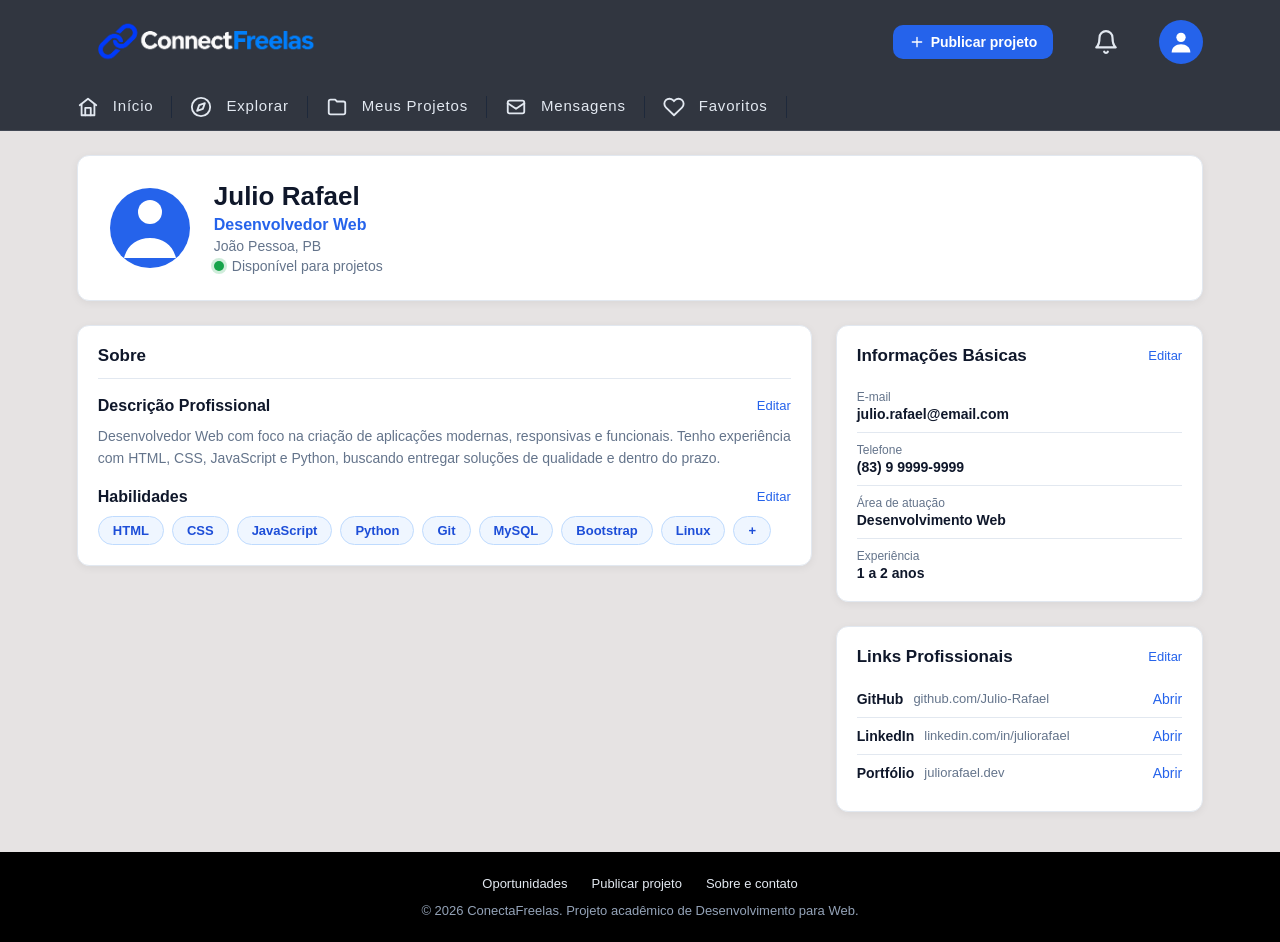
<file: HTML/perfil.html>
<!DOCTYPE html>
<html lang="pt-BR">

<head>
    <meta charset="UTF-8">
    <meta name="viewport" content="width=device-width, initial-scale=1.0">
    <title>ConectaFreelas - Meu perfil profissional</title>
    <!-- ícone da aba do navegador -->
    <link rel="icon" type="image/x-icon" href="../Imagems/favicon.ico">
    <!-- geral.css: base e cabeçalho comuns; perfil.css: estilos só desta página -->
    <link rel="stylesheet" href="../CSS/geral.css">
    <link rel="stylesheet" href="../CSS/perfil.css">
</head>

<body>


    <!-- cabeçalho (igual ao da home): linha de cima com logo e ações, linha de baixo com o menu -->
    <header>
        <!-- linha de cima: logo à esquerda; publicar, notificações e perfil à direita -->
        <div class="cabecalho-pagina">
            <div class="logo">
                <figure>
                    <img class="logo" src="../Imagems/Logo ConnectFreelas em Azul e Branco.png"
                        alt="Logo ConnectFreelas">
                </figure>
            </div>



            <div class="acoes">
                <!-- botão que leva ao formulário de publicar projeto -->
                <a href="publicar.html" class="btn-publicar">
                    <svg viewBox="0 0 24 24" fill="none" stroke="currentColor" stroke-width="2" stroke-linecap="round"
                        stroke-linejoin="round" aria-hidden="true">
                        <path d="M12 5v14M5 12h14" />
                    </svg>
                    Publicar projeto
                </a>

                <!-- sino de notificações (ainda sem função) -->
                <button type="button" class="btn-notificacoes" aria-label="Notificações">
                    <svg viewBox="0 0 24 24" fill="none" stroke="currentColor" stroke-width="2" stroke-linecap="round"
                        stroke-linejoin="round" aria-hidden="true">
                        <path d="M6 8a6 6 0 0 1 12 0c0 7 3 9 3 9H3s3-2 3-9" />
                        <path d="M10.3 21a1.94 1.94 0 0 0 3.4 0" />
                    </svg>
                </button>

                <!-- ícone redondo do perfil (esta é a própria página) -->
                <a href="perfil.html" class="btn-perfil" aria-label="Perfil">
                    <svg viewBox="0 0 24 24" fill="currentColor" aria-hidden="true">
                        <circle cx="12" cy="8" r="4" />
                        <path d="M4 21c0-4.4 3.6-7 8-7s8 2.6 8 7z" />
                    </svg>
                </a>
            </div>
        </div>

        <!-- linha de baixo: menu de navegação (os <hr> são as divisórias verticais entre os links) -->
        <div class="barra-menu">
            <div class="menu">
                <nav>
                    <ul>
                        <!-- Início -->
                        <li>
                            <a href="home.html" class="inicio-item">
                                <svg class="icone-inicio" viewBox="0 0 24 24" fill="none" stroke="currentColor"
                                    stroke-width="2" stroke-linecap="round" stroke-linejoin="round" aria-hidden="true">

                                    <path d="m3 10 9-7 9 7" />
                                    <path d="M5 9v12h14V9" />
                                    <path d="M9 21v-8h6v8" />
                                </svg>
                                Início
                            </a>
                        </li>
                        <hr>
                        <!-- Explorar -->
                        <li>
                            <a href="explorar.html" class="explorar-item">
                                <svg class="icon-explorar" viewBox="0 0 24 24" fill="none" stroke="currentColor"
                                    stroke-width="2" stroke-linecap="round" stroke-linejoin="round" aria-hidden="true">

                                    <circle cx="12" cy="12" r="10" />
                                    <polygon points="16.2 7.8 14 14 7.8 16.2 10 10 16.2 7.8" />

                                </svg>
                                Explorar
                            </a>
                        </li>

                        <hr>

                        <!-- Meus Projetos (página meusprojetos.html ainda não existe) -->
                        <li>
                            <a href="meusprojetos.html" class="projetos-item">
                                <svg class="icon-projetos" viewBox="0 0 24 24" fill="none" stroke="currentColor"
                                    stroke-width="2" stroke-linecap="round" stroke-linejoin="round" aria-hidden="true">

                                    <path
                                        d="M3 6a2 2 0 0 1 2-2h5l2 2h7a2 2 0 0 1 2 2v10a2 2 0 0 1-2 2H5a2 2 0 0 1-2-2z" />

                                </svg>
                                Meus Projetos
                            </a>
                        </li>

                        <hr>

                        <!-- Mensagens (página mensagens.html ainda não existe) -->
                        <li>
                            <a href="mensagens.html" class="mensagem-item">
                                <svg class="icon-mensagem" viewBox="0 0 24 24" fill="none" stroke="currentColor"
                                    stroke-width="2" stroke-linecap="round" stroke-linejoin="round" aria-hidden="true">

                                    <rect x="3" y="5" width="18" height="14" rx="2" />
                                    <path d="M3 8l9 6 9-6" />

                                </svg>
                                Mensagens
                            </a>
                        </li>
                        <hr>
                        <!-- Favoritos (página favoritos.html ainda não existe) -->
                        <li>
                            <a href="favoritos.html" class="favoritos-item">
                                <svg class="icon-favoritos" viewBox="0 0 24 24" fill="none" stroke="currentColor"
                                    stroke-width="2" stroke-linecap="round" stroke-linejoin="round" aria-hidden="true">

                                    <path
                                        d="M20.8 4.6a5.5 5.5 0 0 0-7.8 0 L12 5.7l-1.1-1.1a5.5 5.5 0 0 0-7.8 7.8 l1.1 1.1L12 21l7.8-7.5 1.1-1.1 a5.5 5.5 0 0 0-.1-7.8z" />

                                </svg>Favoritos
                            </a>
                        </li>
                        <hr>
                    </ul>
                </nav>
            </div>
        </div>

    </header>

    <main>

        <!-- cartão do topo do perfil: avatar + nome, cargo, cidade e status -->
        <div class="perfil-cabecalho">
            <div class="container perfil-topo">


                <!-- avatar: círculo azul com a silhueta de uma pessoa (desenhado em SVG) -->
                <svg xmlns="http://www.w3.org/2000/svg" width="45" height="45" viewBox="0 0 24 24" fill="none"
                    stroke="#FFFFFF" stroke-width="1.8" stroke-linecap="round" stroke-linejoin="round">

                    <circle cx="12" cy="12" r="10" fill="#2563EB" stroke="none" />

                    <circle cx="12" cy="8" r="3" fill="white" stroke="none" />

                    <path d="M5.5 19.5c.8-3.2 3.2-5 6.5-5s5.7 1.8 6.5 5" fill="white" stroke="none" />
                </svg>


                <!-- dados da pessoa (fictícios por enquanto) -->
                <div class="perfil-dados">
                    <h1>Julio Rafael</h1>
                    <p class="cargo">Desenvolvedor Web</p>
                    <p>João Pessoa, PB</p>
                    <p><span class="bolinha"></span> Disponível para projetos</p>
                </div>

            </div>
        </div>


        <!-- conteúdo em duas colunas (no celular vira uma só) -->
        <section>
            <div class="container detalhe">


                <!-- coluna da esquerda (mais larga): descrição e habilidades -->
                <div class="coluna">
                    <div class="card card-sobre">
                        <h2 class="titulo-sobre">Sobre</h2>

                        <h3>Descrição Profissional <a href="#" class="editar">Editar</a></h3>
                        <p>Desenvolvedor Web com foco na criação de aplicações modernas, responsivas e funcionais. Tenho
                            experiência com HTML, CSS, JavaScript e Python, buscando entregar soluções de qualidade e
                            dentro do prazo.</p>

                        <h3>Habilidades <a href="#" class="editar">Editar</a></h3>
                        <!-- cada habilidade é uma etiqueta (tag); o "+" indica que dá para adicionar mais -->
                        <div class="habilidades">
                            <span class="tag">HTML</span>
                            <span class="tag">CSS</span>
                            <span class="tag">JavaScript</span>
                            <span class="tag">Python</span>
                            <span class="tag">Git</span>
                            <span class="tag">MySQL</span>
                            <span class="tag">Bootstrap</span>
                            <span class="tag">Linux</span>
                            <span class="tag">+</span>
                        </div>
                    </div>
                </div>

                <!-- coluna da direita: informações básicas e links -->
                <div class="coluna">
                    <!-- aside = conteúdo complementar. dl/dt/dd = lista de pares nome (dt) e valor (dd) -->
                    <aside class="card resumo">
                        <h2>Informações Básicas <a href="#" class="editar">Editar</a></h2>
                        <dl>
                            <div>
                                <dt>E-mail</dt>
                                <dd>julio.rafael@email.com</dd>
                            </div>
                            <div>
                                <dt>Telefone</dt>
                                <dd>(83) 9 9999-9999</dd>
                            </div>
                            <div>
                                <dt>Área de atuação</dt>
                                <dd>Desenvolvimento Web</dd>
                            </div>
                            <div>
                                <dt>Experiência</dt>
                                <dd>1 a 2 anos</dd>
                            </div>
                        </dl>
                    </aside>

                    <!-- links externos (href="#" = ainda sem destino real) -->
                    <div class="card">
                        <h2>Links Profissionais <a href="#" class="editar">Editar</a></h2>
                        <ul class="links">
                            <li><a href="#"><b>GitHub</b> <span>github.com/Julio-Rafael</span> Abrir</a></li>
                            <li><a href="#"><b>LinkedIn</b> <span>linkedin.com/in/juliorafael</span> Abrir</a></li>
                            <li><a href="#"><b>Portfólio</b> <span>juliorafael.dev</span> Abrir</a></li>
                        </ul>
                    </div>
                </div>

            </div>
        </section>
    </main>


    <!-- rodapé: links rápidos (vagas.html e sobre.html ainda não existem) e direitos autorais -->
    <footer>
        <div class="container">
            <nav>
                <ul>
                    <li><a href="vagas.html">Oportunidades</a></li>
                    <li><a href="publicar.html">Publicar projeto</a></li>
                    <li><a href="sobre.html">Sobre e contato</a></li>
                </ul>
            </nav>
            <p>&copy; 2026 ConectaFreelas. Projeto acadêmico de Desenvolvimento para Web.</p>
        </div>
    </footer>

</body>

</html>
</file>
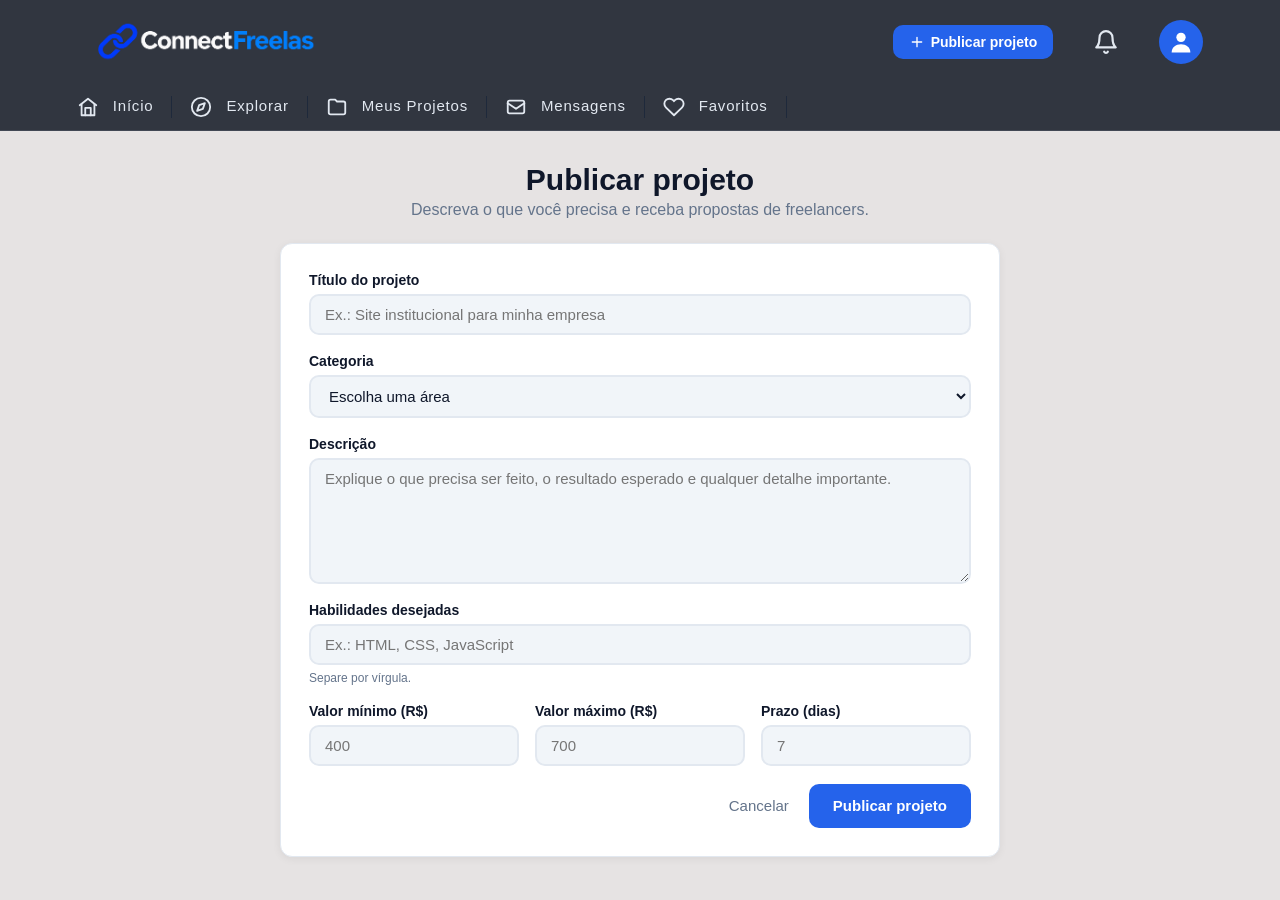
<file: HTML/publicar.html>
<!DOCTYPE html>
<html lang="pt-BR">

<head>
    <meta charset="UTF-8">
    <meta name="viewport" content="width=device-width, initial-scale=1.0">
    <title>ConnectFreelas - Publicar projeto</title>
    <!-- ícone da aba do navegador -->
    <link rel="icon" type="image/x-icon" href="../Imagems/favicon.ico">
    <!-- geral.css: base e cabeçalho; home.css: variáveis e botão reaproveitados; publicar.css: só desta página -->
    <link rel="stylesheet" href="../CSS/geral.css">
    <link rel="stylesheet" href="../CSS/home.css">
    <link rel="stylesheet" href="../CSS/publicar.css">
</head>

<body>



    <!-- cabeçalho (igual ao da home): linha de cima com logo e ações, linha de baixo com o menu -->
    <header>
        <!-- linha de cima: logo à esquerda; publicar, notificações e perfil à direita -->
        <div class="cabecalho-pagina">
            <div class="logo">
                <figure>
                    <img class="logo" src="../Imagems/Logo ConnectFreelas em Azul e Branco.png"
                        alt="Logo ConnectFreelas">
                </figure>
            </div>



            <div class="acoes">
                <!-- botão para publicar projeto (esta é a própria página) -->
                <a href="publicar.html" class="btn-publicar">
                    <svg viewBox="0 0 24 24" fill="none" stroke="currentColor" stroke-width="2" stroke-linecap="round"
                        stroke-linejoin="round" aria-hidden="true">
                        <path d="M12 5v14M5 12h14" />
                    </svg>
                    Publicar projeto
                </a>

                <!-- sino de notificações (ainda sem função) -->
                <button type="button" class="btn-notificacoes" aria-label="Notificações">
                    <svg viewBox="0 0 24 24" fill="none" stroke="currentColor" stroke-width="2" stroke-linecap="round"
                        stroke-linejoin="round" aria-hidden="true">
                        <path d="M6 8a6 6 0 0 1 12 0c0 7 3 9 3 9H3s3-2 3-9" />
                        <path d="M10.3 21a1.94 1.94 0 0 0 3.4 0" />
                    </svg>
                </button>

                <!-- ícone redondo que leva ao perfil -->
                <a href="perfil.html" class="btn-perfil" aria-label="Perfil">
                    <svg viewBox="0 0 24 24" fill="currentColor" aria-hidden="true">
                        <circle cx="12" cy="8" r="4" />
                        <path d="M4 21c0-4.4 3.6-7 8-7s8 2.6 8 7z" />
                    </svg>
                </a>
            </div>
        </div>

        <!-- linha de baixo: menu de navegação (os <hr> são as divisórias verticais entre os links) -->
        <div class="barra-menu">
            <div class="menu">
                <nav>
                    <ul>
                        <!-- Início -->
                        <li>
                            <a href="home.html" class="inicio-item">
                                <svg class="icone-inicio" viewBox="0 0 24 24" fill="none" stroke="currentColor"
                                    stroke-width="2" stroke-linecap="round" stroke-linejoin="round" aria-hidden="true">

                                    <path d="m3 10 9-7 9 7" />
                                    <path d="M5 9v12h14V9" />
                                    <path d="M9 21v-8h6v8" />
                                </svg>
                                Início
                            </a>
                        </li>
                        <hr>
                        <!-- Explorar -->
                        <li>
                            <a href="explorar.html" class="explorar-item">
                                <svg class="icon-explorar" viewBox="0 0 24 24" fill="none" stroke="currentColor"
                                    stroke-width="2" stroke-linecap="round" stroke-linejoin="round" aria-hidden="true">

                                    <circle cx="12" cy="12" r="10" />
                                    <polygon points="16.2 7.8 14 14 7.8 16.2 10 10 16.2 7.8" />

                                </svg>
                                Explorar
                            </a>
                        </li>

                        <hr>

                        <!-- Meus Projetos (página meusprojetos.html ainda não existe) -->
                        <li>
                            <a href="meusprojetos.html" class="projetos-item">
                                <svg class="icon-projetos" viewBox="0 0 24 24" fill="none" stroke="currentColor"
                                    stroke-width="2" stroke-linecap="round" stroke-linejoin="round" aria-hidden="true">

                                    <path
                                        d="M3 6a2 2 0 0 1 2-2h5l2 2h7a2 2 0 0 1 2 2v10a2 2 0 0 1-2 2H5a2 2 0 0 1-2-2z" />

                                </svg>
                                Meus Projetos
                            </a>
                        </li>

                        <hr>

                        <!-- Mensagens (página mensagens.html ainda não existe) -->
                        <li>
                            <a href="mensagens.html" class="mensagem-item">
                                <svg class="icon-mensagem" viewBox="0 0 24 24" fill="none" stroke="currentColor"
                                    stroke-width="2" stroke-linecap="round" stroke-linejoin="round" aria-hidden="true">

                                    <rect x="3" y="5" width="18" height="14" rx="2" />
                                    <path d="M3 8l9 6 9-6" />

                                </svg>
                                Mensagens
                            </a>
                        </li>
                        <hr>
                        <!-- Favoritos (página favoritos.html ainda não existe) -->
                        <li>
                            <a href="favoritos.html" class="favoritos-item">
                                <svg class="icon-favoritos" viewBox="0 0 24 24" fill="none" stroke="currentColor"
                                    stroke-width="2" stroke-linecap="round" stroke-linejoin="round" aria-hidden="true">

                                    <path
                                        d="M20.8 4.6a5.5 5.5 0 0 0-7.8 0 L12 5.7l-1.1-1.1a5.5 5.5 0 0 0-7.8 7.8 l1.1 1.1L12 21l7.8-7.5 1.1-1.1 a5.5 5.5 0 0 0-.1-7.8z" />

                                </svg>Favoritos
                            </a>
                        </li>
                        <hr>
                    </ul>
                </nav>
            </div>
        </div>

    </header>

    <main>

        <!-- título da página -->
        <div class="publicar-titulo">
            <h1>Publicar projeto</h1>
            <p>Descreva o que você precisa e receba propostas de freelancers.</p>
        </div>

        <!-- formulário: não envia a lugar nenhum (action="#"); o JavaScript no fim da página valida e mostra a mensagem -->
        <form class="form-publicar" id="form-publicar" action="#" method="post">

            <!-- título: até 80 caracteres (maxlength); "required" = obrigatório -->
            <div class="campo">
                <label for="titulo">Título do projeto</label>
                <input type="text" id="titulo" name="titulo" placeholder="Ex.: Site institucional para minha empresa"
                    maxlength="80" required>
            </div>

            <!-- categoria: a 1ª opção é só um aviso (selected + disabled), não pode ser escolhida -->
            <div class="campo">
                <label for="categoria">Categoria</label>
                <select id="categoria" name="categoria" required>
                    <option value="" selected disabled>Escolha uma área</option>
                    <option>Desenvolvimento</option>
                    <option>Design</option>
                    <option>Marketing Digital</option>
                    <option>Redação</option>
                    <option>Audiovisual</option>
                    <option>Suporte e TI</option>
                    <option>Tradução</option>
                </select>
            </div>

            <!-- descrição: texto longo em várias linhas (rows="6" define a altura inicial) -->
            <div class="campo">
                <label for="descricao">Descrição</label>
                <textarea id="descricao" name="descricao" rows="6"
                    placeholder="Explique o que precisa ser feito, o resultado esperado e qualquer detalhe importante."
                    required></textarea>
            </div>

            <!-- habilidades: opcional (sem required) -->
            <div class="campo">
                <label for="habilidades">Habilidades desejadas</label>
                <input type="text" id="habilidades" name="habilidades" placeholder="Ex.: HTML, CSS, JavaScript">
                <small>Separe por vírgula.</small>
            </div>

            <!-- valor mínimo, valor máximo e prazo lado a lado; type="number" só aceita números (min = menor valor permitido) -->
            <div class="linha-campos">
                <div class="campo">
                    <label for="valor-min">Valor mínimo (R$)</label>
                    <input type="number" id="valor-min" name="valor-min" min="0" step="10" placeholder="400" required>
                </div>
                <div class="campo">
                    <label for="valor-max">Valor máximo (R$)</label>
                    <input type="number" id="valor-max" name="valor-max" min="0" step="10" placeholder="700" required>
                </div>
                <div class="campo">
                    <label for="prazo">Prazo (dias)</label>
                    <input type="number" id="prazo" name="prazo" min="1" placeholder="7" required>
                </div>
            </div>

            <!-- mensagens de erro e sucesso: começam escondidas (hidden) e o JavaScript mostra quando preciso -->
            <p class="erro" id="erro" hidden></p>
            <p class="sucesso" id="sucesso" hidden>Projeto publicado com sucesso!</p>

            <!-- Cancelar volta à home; o outro botão envia o formulário -->
            <div class="acoes-form">
                <a href="home.html" class="btn-cancelar">Cancelar</a>
                <button type="submit" class="btn-buscar">Publicar projeto</button>
            </div>
        </form>

    </main>

    <script>
        // elementos da página que o script usa
        const form = document.getElementById('form-publicar');
        const erro = document.getElementById('erro');
        const sucesso = document.getElementById('sucesso');

        // ao enviar o formulário (os campos "required" já foram conferidos pelo navegador)
        form.addEventListener('submit', function (e) {
            e.preventDefault(); // impede o envio de verdade: nada é salvo, é só uma simulação
            sucesso.hidden = true;

            // regra extra: o valor máximo não pode ser menor que o mínimo
            const min = Number(form['valor-min'].value);
            const max = Number(form['valor-max'].value);
            if (max < min) {
                erro.textContent = 'O valor máximo não pode ser menor que o mínimo.';
                erro.hidden = false;
                return;
            }

            // tudo certo: esconde o erro, mostra o sucesso e limpa os campos
            erro.hidden = true;
            sucesso.hidden = false;
            form.reset();
        });
    </script>
</body>

</html>
</file>
<file: CSS/geral.css>
/* estilos compartilhados entre as páginas: paleta + cabeçalho */

:root {
    /* Fundos */
    --bg-primary: #F8FAFC;
    --bg-secondary: #F1F5F9;
    --bg-card: #FFFFFF;

    /* Bordas */
    --border-color: #E2E8F0;

    /* Marca */
    --primary: #2563EB;
    --primary-hover: #1D4ED8;
    --secondary: #0EA5E9;
    --accent: #7C3AED;

    /* Textos */
    --text-primary: #0F172A;
    --text-secondary: #64748B;

    /* cinza de fundo da página */
    --cinza_claro: rgb(230, 227, 227);

    /* cor do cabeçalho */
    --cor-header: rgb(49, 54, 64);

    /* distância da borda: cresce com a tela (mín 16px, máx 96px) */
    --margem: clamp(16px, 6vw, 96px);
}

/* reset: zera margens/espaçamentos do navegador e faz width/height incluírem padding e borda */
* {
    margin: 0;
    padding: 0;
    box-sizing: border-box;
}

/* fundo cinza claro e cor de texto padrão de todas as páginas */
body {
    background-color: var(--cinza_claro);
    color: var(--text-primary);
}

/* ---------- cabeçalho ---------- */
/* faixa do cabeçalho: cor de fundo (--cor-header) e margem lateral igual à do resto da página */
header {
    padding-left: var(--margem);
    padding-right: var(--margem);
    background: var(--cor-header);
    border-bottom: 1px solid rgb(66, 72, 84);
}

/* linha de cima: logo à esquerda e ações à direita */
header .cabecalho-pagina {
    display: flex;
    align-items: center;
    gap: 40px;
    width: 100%;
}

/* logo: tira a margem padrão do figure e fixa a largura da imagem */
header .logo figure {
    margin: 0;
}

header .logo img {
    display: block;
    width: 250px;
    height: auto;
}

/* notificações e perfil (canto superior direito) */
header .acoes {
    flex: 1;
    display: flex;
    justify-content: flex-end;
    align-items: center;
    gap: 40px;
}

/* botões do cabeçalho (ex.: notificações): sem borda nem fundo, só o ícone */
header .acoes button {
    display: flex;
    align-items: center;
    justify-content: center;
    padding: 0;
    border: none;
    background: transparent;
    color: #E2E8F0;
    cursor: pointer;
}

.btn-notificacoes svg {
    width: 26px;
    height: 26px;
}

/* botão do perfil: círculo colorido com o ícone da pessoa dentro */
.btn-perfil {
    display: flex;
    align-items: center;
    justify-content: center;
    width: 44px;
    height: 44px;
    border-radius: 50%;
    background: var(--primary);
    color: #fff;
    text-decoration: none;
    overflow: hidden;
}

.btn-perfil svg {
    width: 28px;
    height: 28px;
}

/* menu deitado: links de navegação à esquerda e botão "Publicar projeto" à direita */
header .barra-menu {
    display: flex;
    align-items: center;
    justify-content: space-between;
    gap: 24px;
}

header nav ul {
    display: flex;
    align-items: center;
    list-style: none;
    padding: 12px 0;
}

/* lista de links na horizontal; o hr vira uma divisória vertical entre eles */
header nav ul hr {
    height: 22px;
    margin: 0 18px;
    border: none;
    border-left: 1px solid #1E293B;
}

header nav ul li {
    font-family: Arial, sans-serif;
    font-size: 15px;
    letter-spacing: 0.8px;
    line-height: 1.5;
}

/* cada link do menu: ícone + texto lado a lado */
.inicio-item,
.explorar-item,
.projetos-item,
.mensagem-item,
.favoritos-item {
    display: flex;
    align-items: center;
    gap: 14px;
    color: #E2E8F0;
    text-decoration: none;
}

/* tamanho padrão dos ícones do menu */
.icone-inicio,
.icon-explorar,
.icon-projetos,
.icon-mensagem,
.icon-favoritos {
    width: 22px;
    height: 22px;
    flex-shrink: 0;
}

/* página atual no menu */
header nav a.ativo {
    color: #60A5FA;
    font-weight: bold;
    border-bottom: 3px solid var(--secondary);
    padding-bottom: 4px;
}

/* botão "Publicar projeto" no cabeçalho */
.btn-publicar {
    display: flex;
    align-items: center;
    gap: 6px;
    padding: 9px 16px;
    border-radius: 10px;
    background: var(--primary);
    color: #fff;
    font-family: Arial, sans-serif;
    font-size: 14px;
    font-weight: bold;
    text-decoration: none;
    white-space: nowrap;
}

.btn-publicar:hover {
    background: var(--primary-hover);
}

.btn-publicar svg {
    width: 16px;
    height: 16px;
}
</file>
<file: CSS/index.css>
/* Landing page — estilos só desta página (paleta, reset e fundo vêm do geral.css) */

/* apelidos usados nesta página */
:root {
    --texto: var(--text-primary);
    --texto-suave: var(--text-secondary);
    --borda: var(--border-color);
    --fundo-escuro: var(--cor-header);
    --raio: 12px;
}

/* rolagem suave ao clicar em links internos (#secao) */
html {
    scroll-behavior: smooth;
}

/* fonte e espaçamento entre linhas padrão desta página */
body {
    font-family: Arial, sans-serif;
    line-height: 1.5;
}

/* links sem sublinhado por padrão */
a {
    text-decoration: none;
}

/* topo: barra fixa (sticky) que acompanha a rolagem, com logo, menu e ações */
.topo {
    position: sticky;
    top: 0;
    z-index: 10;
    display: flex;
    align-items: center;
    justify-content: space-between;
    gap: 24px;
    padding: 12px var(--margem);
    background: var(--cor-header);
    border-bottom: 1px solid #1E293B;
}

.topo .logo img {
    display: block;
    width: 200px;
    height: auto;
}

/* links do menu no centro do topo (somem no celular, ver @media no fim) */
.topo-menu {
    display: flex;
    gap: 28px;
}

.topo-menu a {
    color: #E2E8F0;
    font-size: 15px;
}

.topo-menu a:hover {
    color: var(--secondary);
}

/* "Entrar" e botão de cadastro, à direita do topo */
.topo-acoes {
    display: flex;
    align-items: center;
    gap: 20px;
}

.btn-link {
    color: #E2E8F0;
    font-size: 15px;
}

.btn-link:hover {
    color: var(--secondary);
}

/* destaque: foto de fundo escurecida + conteúdo em HTML */
.destaque {
    display: flex;
    flex-direction: column;
    justify-content: space-between;
    gap: 24px;
    min-height: clamp(360px, 28vw, 460px);
    padding: 40px var(--margem) 24px;
    text-align: center;
    color: #fff;
    background:
        /* camada cinza semitransparente por cima da foto (película):
           escurece a imagem para o texto branco ficar legível.
           últimos números = opacidade (0.72 no topo, 0.8 embaixo);
           menor = foto mais visível, maior = mais cinza */
        linear-gradient(rgba(30, 32, 38, 0.72), rgba(30, 32, 38, 0.8)),
        /* foto de fundo: centralizada, cobre todo o banner (corta as bordas
           se precisar) e não se repete */
        url("../Imagems/Colaboração em equipe no escritório.png") center / cover no-repeat;
}

/* bloco de texto do banner: ocupa o espaço livre e centraliza título, botões etc. */
.destaque-conteudo {
    display: flex;
    flex: 1;
    flex-direction: column;
    align-items: center;
    justify-content: center;
    gap: 24px;
}

.destaque h1 {
    max-width: 820px;
    font-size: clamp(26px, 3.4vw, 46px);
    line-height: 1.15;
}

/* palavra em destaque (<em>) no título: sem itálico, só colorida */
.destaque h1 em {
    font-style: normal;
    color: #1E90FF;
}

/* linha de categorias no rodapé do banner: ícone + nome, separados por divisórias */
.destaque-cats {
    display: flex;
    flex-wrap: wrap;
    justify-content: center;
    gap: 16px 0;
}

.destaque-cat {
    display: flex;
    flex-direction: column;
    align-items: center;
    gap: 8px;
    min-width: 120px;
    padding: 4px 28px;
    border-left: 1px solid rgba(255, 255, 255, 0.2);
    color: #E2E8F0;
    font-size: 15px;
}

.destaque-cat:first-child {
    border-left: none;
}

.destaque-cats svg {
    width: 30px;
    height: 30px;
}

/* botões: .btn é a base; .btn-azul (preenchido), .btn-contorno (só borda) e .btn-grande (maior) completam */
.btn {
    display: inline-block;
    padding: 10px 20px;
    border-radius: 10px;
    font-size: 15px;
    font-weight: bold;
}

.btn-azul {
    background: var(--primary);
    color: #fff;
    box-shadow: 0 6px 18px rgba(0, 0, 0, 0.25);
}

.btn-azul:hover {
    background: var(--primary-hover);
}

.btn-contorno {
    border: 2px solid rgba(255, 255, 255, 0.35);
    color: #fff;
}

.btn-contorno:hover {
    border-color: var(--secondary);
    color: var(--secondary);
}

.btn-grande {
    padding: 14px 28px;
    font-size: 16px;
}

/* seções: blocos de conteúdo centralizados, com bastante espaço em cima e embaixo */
.secao {
    padding: 80px var(--margem);
    text-align: center;
}

.secao h2 {
    font-size: clamp(26px, 4vw, 36px);
    margin-bottom: 10px;
}

/* frase de apoio abaixo do título da seção */
.secao-sub {
    max-width: 560px;
    margin: 0 auto 40px;
    color: var(--texto-suave);
}

/* variação da seção com fundo escuro e texto claro */
.secao-escura {
    background: var(--cor-header);
    color: #fff;
}

.secao-escura .secao-sub {
    color: #94A3B8;
}

/* passos ("como funciona"): grade de cards que se ajusta à largura da tela */
.passos {
    display: grid;
    grid-template-columns: repeat(auto-fit, minmax(240px, 1fr));
    gap: 20px;
    text-align: left;
}

.passo {
    padding: 24px;
    background: #fff;
    border: 1px solid var(--borda);
    border-radius: var(--raio);
    box-shadow: 0 2px 8px rgba(0, 0, 0, 0.06);
}

/* bolinha com o número do passo (fundo em degradê azul → roxo) */
.passo-num {
    display: flex;
    align-items: center;
    justify-content: center;
    width: 38px;
    height: 38px;
    margin-bottom: 14px;
    border-radius: 50%;
    background: linear-gradient(135deg, var(--primary), var(--accent));
    color: #fff;
    font-weight: bold;
}

.passo h3 {
    margin-bottom: 6px;
    font-size: 18px;
}

.passo p {
    color: var(--texto-suave);
    font-size: 14px;
}

/* categorias */
.categorias {
    display: flex;
    flex-wrap: wrap;
    justify-content: center;
    gap: 12px 0;
}

/* texto simples separado por divisórias (sem botão) */
.cat {
    padding: 0 24px;
    border-left: 1px solid rgba(255, 255, 255, 0.2);
    color: #E2E8F0;
    font-size: 17px;
}

.cat:first-child {
    border-left: none;
}

/* números: estatísticas lado a lado (número grande + legenda) */
.numeros {
    display: grid;
    grid-template-columns: repeat(auto-fit, minmax(180px, 1fr));
    gap: 24px;
}

.numeros strong {
    display: block;
    font-size: 48px;
    color: var(--primary);
}

.numeros span {
    color: var(--texto-suave);
}

/* chamada final (CTA = call to action): cartão escuro arredondado com brilho branco suave no topo */
.cta {
    margin: 0 var(--margem) 80px;
    padding: 56px 24px;
    text-align: center;
    color: #fff;
    border-radius: 20px;
    background:
        radial-gradient(ellipse 60% 80% at 50% 0%, rgba(255, 255, 255, 0.12), transparent 70%),
        var(--fundo-escuro);
}

.cta h2 {
    font-size: clamp(24px, 4vw, 34px);
    margin-bottom: 10px;
}

.cta p {
    margin-bottom: 28px;
    color: #CBD5E1;
}

/* rodapé: logo e textos empilhados e centralizados */
.rodape {
    display: flex;
    flex-direction: column;
    align-items: center;
    gap: 16px;
    padding: 32px var(--margem);
    background: var(--cor-header);
    color: #94A3B8;
    font-size: 13px;
    text-align: center;
}

.rodape-texto {
    color: #CBD5E1;
    font-size: 14px;
}

.rodape img {
    width: 160px;
    height: auto;
}

/* celular: esconde o menu, diminui o logo e reduz o espaço das seções */
@media (max-width: 720px) {
    .topo-menu {
        display: none;
    }

    .topo .logo img {
        width: 150px;
    }

    .secao {
        padding: 56px var(--margem);
    }
}

/* imagens dos passos */
.passo-img {
    display: block;
    width: 100%;
    aspect-ratio: 2.44 / 1;
    object-fit: contain;
    margin-bottom: 16px;
    border-radius: 8px;
}
</file>
<file: CSS/cadrasto.css>
/* estilos só da página de cadastro (paleta e cabeçalho vêm do geral.css) */

/* área principal da página, com a margem lateral padrão do site */
main {
    padding: 32px var(--margem) 48px;
    font-family: Arial, sans-serif;
}

/* cartão branco do formulário, centralizado e com largura máxima */
.cadastro {
    max-width: 520px;
    margin: 0 auto;
    padding: 28px;
    background: var(--bg-card);
    border: 1px solid var(--border-color);
    border-radius: 12px;
    box-shadow: 0 2px 8px rgba(0, 0, 0, 0.06);
}

/* título e subtítulo do cartão */
.cadastro h1 {
    font-size: 26px;
    color: var(--text-primary);
    margin-bottom: 6px;
}

.cadastro > p {
    font-size: 14px;
    color: var(--text-secondary);
    margin-bottom: 18px;
}

/* cada campo do formulário: rótulo em cima, caixa de texto embaixo */
.campo {
    display: flex;
    flex-direction: column;
    gap: 6px;
    padding: 8px 0;
}

.campo label {
    font-size: 14px;
    font-weight: bold;
    color: var(--text-primary);
}

.campo input {
    height: 42px;
    padding: 0 12px;
    border: 1px solid var(--border-color);
    border-radius: 8px;
    background: var(--bg-secondary);
    font-size: 15px;
    color: var(--text-primary);
}

/* campo selecionado: borda azul e brilho suave para mostrar onde está digitando */
.campo input:focus {
    outline: none;
    border-color: var(--primary);
    box-shadow: 0 0 0 3px rgba(37, 99, 235, 0.15);
}

/* texto dos termos de uso, com os links sublinhados */
.termos {
    padding: 10px 0;
    font-size: 13px;
    color: var(--text-secondary);
}

.termos a {
    color: var(--primary);
    text-decoration: underline;
    font-weight: bold;
}

.termos a:hover {
    color: var(--primary-hover);
}

/* botão de enviar: largura total do formulário */
.form-cadastro button[type="submit"] {
    width: 100%;
    height: 44px;
    margin-top: 8px;
    border: none;
    border-radius: 10px;
    background: var(--primary);
    color: #fff;
    font-size: 15px;
    font-weight: bold;
    cursor: pointer;
}

.form-cadastro button[type="submit"]:hover {
    background: var(--primary-hover);
}
</file>
<file: CSS/home.css>
/* estilos só da página inicial (paleta e cabeçalho vêm do geral.css) */

/* apelidos usados nesta página */
:root {
    --azul: var(--primary);
    --azul-escuro: var(--primary-hover);
    --roxo: var(--accent);
    --texto: var(--text-primary);
    --texto-suave: var(--text-secondary);
    --borda: var(--border-color);
    --fundo-claro: var(--bg-secondary);
    --raio: 12px;
    --sombra: 0 6px 18px rgba(0, 0, 0, 0.12);
}

/* área principal: espaço em cima/embaixo e margem lateral padrão do site */
main {
    padding: 16px var(--margem);
}

/* busca centralizada com botão */
.busca-linha {
    display: flex;
    justify-content: center;
    align-items: center;
    gap: 10px;
    margin: 16px 0;
}

/* botão "Buscar" azul, ao lado da caixa de busca */
.btn-buscar {
    height: 40px;
    padding: 0 20px;
    border: none;
    border-radius: 10px;
    background: var(--azul);
    color: #fff;
    font-weight: bold;
    font-size: 15px;
    cursor: pointer;
}

.btn-buscar:hover {
    background: var(--azul-escuro);
}

/* caixa de busca: lupa + campo de texto dentro de uma borda arredondada */
.Buscar {
    flex: 0 1 380px;
    display: flex;
    max-width: 560px;
    align-items: center;
    gap: 10px;
    padding: 0 14px;
    height: 40px;
    background-color: var(--fundo-claro);
    border: 2px solid #000;
    border-radius: 10px;
    color: var(--texto-suave);
}

/* quando o campo de dentro está selecionado, a caixa toda ganha um brilho */
.Buscar:focus-within {
    border-color: #000;
    box-shadow: 0 0 0 3px rgba(0, 0, 0, 0.15);
}

.icone-busca {
    width: 20px;
    height: 20px;
    flex-shrink: 0;
}

/* o input ocupa o espaço restante e fica sem borda própria (a borda é da caixa) */
.Buscar input {
    flex: 1;
    background: transparent;
    border: none;
    outline: none;
    color: var(--texto);
    font-size: 15px;
}

.Buscar input::placeholder {
    color: #8696a8;
}

/* seções de projetos */
.projetos {
    margin-top: 32px;
}

/* título da seção à esquerda e link "ver todos" à direita */
.projetos-topo {
    display: flex;
    justify-content: space-between;
    align-items: center;
    margin-bottom: 16px;
}

.projetos-topo h2 {
    font-family: Arial, sans-serif;
    font-size: 20px;
    color: var(--texto);
}

.ver-todos {
    color: var(--azul);
    font-family: Arial, sans-serif;
    font-size: 14px;
    text-decoration: none;
}

.ver-todos:hover {
    text-decoration: underline;
}

/* grade de cards: quantas colunas couberem (mínimo 230px cada), com espaço de 16px */
.lista-projetos {
    display: grid;
    grid-template-columns: repeat(auto-fit, minmax(230px, 1fr));
    gap: 16px;
}

/* card de projeto: caixa branca arredondada com imagem em cima e texto embaixo */
.card-projeto {
    display: flex;
    flex-direction: column;
    background-color: var(--bg-card);
    border: 1px solid var(--borda);
    box-shadow: 0 2px 8px rgba(0, 0, 0, 0.06);
    border-radius: 12px;
    overflow: hidden;
    font-family: Arial, sans-serif;
}

/* faixa colorida do topo do card (position: relative para a etiqueta ficar posicionada dentro dela) */
.card-imagem {
    position: relative;
    height: 130px;
}

/* cor de fundo de cada categoria */
.cat-dev    { background: linear-gradient(135deg, #2563EB, #0EA5E9); }
.cat-design { background: linear-gradient(135deg, #7C3AED, #C084FC); }
.cat-mkt    { background: linear-gradient(135deg, #D97706, #FBBF24); }
.cat-redacao{ background: linear-gradient(135deg, #0F766E, #2DD4BF); }
.cat-audio  { background: linear-gradient(135deg, #DC2626, #F87171); }
.cat-ti     { background: linear-gradient(135deg, #1E3A8A, #3B82F6); }
.cat-trad   { background: linear-gradient(135deg, #16A34A, #4ADE80); }

/* etiqueta (badge) com o nome da categoria, no canto inferior esquerdo da imagem */
.card-categoria {
    position: absolute;
    left: 10px;
    bottom: 10px;
    padding: 4px 10px;
    border-radius: 999px;
    background: rgba(5, 11, 18, 0.8);
    color: #fff;
    font-size: 12px;
}

/* parte de texto do card: título, descrição e rodapé */
.card-corpo {
    display: flex;
    flex-direction: column;
    flex: 1;
    padding: 14px;
}

.card-corpo h3 {
    font-size: 15px;
    color: var(--texto);
    margin-bottom: 8px;
}

.card-corpo p {
    font-size: 13px;
    line-height: 1.5;
    color: var(--texto-suave);
    margin-bottom: 14px;
}

/* rodapé do card: autor à esquerda e prazo à direita, sempre colado embaixo */
.card-rodape {
    display: flex;
    justify-content: space-between;
    align-items: center;
    margin-top: auto;
    font-size: 13px;
}

.card-autor {
    display: flex;
    align-items: center;
    gap: 8px;
    color: var(--azul);
    font-weight: bold;
}

/* foto/ícone redondo do autor */
.avatar {
    width: 28px;
    height: 28px;
    border-radius: 50%;
    background: var(--azul);
    color: #fff;
    display: flex;
    align-items: center;
    justify-content: center;
    overflow: hidden;
}

.avatar svg {
    width: 18px;
    height: 18px;
}

/* prazo do projeto: ícone de relógio + texto */
.card-prazo {
    display: flex;
    align-items: center;
    gap: 5px;
    color: var(--texto-suave);
}

.card-prazo svg {
    width: 15px;
    height: 15px;
}



/* topo da home: banner com o jovem programador, título e busca */
.topo-home {
    display: flex;
    flex-direction: column;
    justify-content: center;
    aspect-ratio: 4 / 1;
    min-height: 260px;
    margin: 8px 0;
    padding: 32px clamp(20px, 5vw, 56px);
    text-align: left;
    font-family: Arial, sans-serif;
    background: url("../Imagems/Jovem Programador no Home Office.png") center / cover no-repeat;
    border-radius: var(--raio);
    box-shadow: var(--sombra);
}

/* título e descrição ocupam só metade do banner para não cobrir a foto */
.topo-home h1 {
    max-width: 52%;
    font-size: clamp(24px, 3.4vw, 38px);
    line-height: 1.15;
    color: var(--texto);
}

.topo-home p {
    max-width: 48%;
    margin-top: 10px;
    color: var(--texto-suave);
    font-size: 16px;
}

.topo-home .busca-linha {
    justify-content: flex-start;
    margin: 22px 0 0;
}

.topo-home .Buscar {
    flex: 0 1 380px;
    background: #fff;
}

/* telas pequenas: banner com altura livre e textos usando a largura toda */
@media (max-width: 800px) {
    .topo-home {
        aspect-ratio: auto;
        background-position: 75% center;
    }

    .topo-home h1,
    .topo-home p {
        max-width: 100%;
    }
}
</file>
<file: CSS/explorar.css>
/* estilos só do Explorar (paleta e cabeçalho vêm do geral.css; cards e busca do home.css) */

/* banner vetorial azul com título e busca (igual ao projeto novo-estilo) */
.explorar-destaque {
    display: flex;
    flex-direction: column;
    justify-content: center;
    aspect-ratio: 4.5 / 1;
    min-height: 260px;
    margin: 24px var(--margem) 8px;
    padding: 32px 24px;
    text-align: center;
    font-family: Arial, sans-serif;
    background: url("../Imagems/Banner Vetorial Azul com Ícones Criativos.png") center / cover no-repeat;
    border-radius: var(--raio);
    box-shadow: var(--sombra);
}

/* título, descrição e campo de busca dentro do banner */
.explorar-destaque h1 {
    font-size: clamp(26px, 4vw, 38px);
    color: var(--texto);
}

.explorar-destaque p {
    max-width: 560px;
    margin: 8px auto 0;
    color: var(--texto-suave);
    font-size: 16px;
}

.explorar-destaque .busca-linha {
    margin: 24px 0 0;
}

.explorar-destaque .Buscar {
    flex: 0 1 460px;
    background: #fff;
}

/* filtros: categorias à esquerda e "ordenar por" à direita (quebra de linha se faltar espaço) */
.filtros {
    display: flex;
    flex-wrap: wrap;
    justify-content: space-between;
    align-items: center;
    gap: 12px 20px;
    margin: 8px 0;
    font-family: Arial, sans-serif;
}

/* categorias: lista simples com divisórias, sem interação */
.categorias-lista {
    display: flex;
    flex-wrap: wrap;
    gap: 8px 0;
    list-style: none;
    color: var(--texto-suave);
    font-size: 15px;
}

.categorias-lista li {
    padding: 0 18px;
    border-left: 1px solid var(--borda);
}

.categorias-lista li:first-child {
    padding-left: 0;
    border-left: none;
    color: var(--azul);
    font-weight: bold;
}

/* seletor "ordenar por": rótulo + caixa de seleção */
.ordenar {
    display: flex;
    align-items: center;
    gap: 8px;
    font-size: 14px;
    color: var(--texto-suave);
}

.ordenar select {
    height: 36px;
    padding: 0 10px;
    border: 1px solid var(--borda);
    border-radius: 8px;
    background: var(--bg-card);
    color: var(--texto);
    font-size: 14px;
}

/* texto com a quantidade de resultados encontrados */
.resultado {
    margin: 12px 0 16px;
    font-family: Arial, sans-serif;
    font-size: 14px;
    color: var(--texto-suave);
}

/* mensagem exibida quando a busca não encontra nenhum projeto */
.vazio {
    padding: 48px 0;
    text-align: center;
    font-family: Arial, sans-serif;
    color: var(--texto-suave);
}

/* poucos resultados: cards mantêm o tamanho normal */
#lista {
    grid-template-columns: repeat(auto-fill, minmax(230px, 1fr));
}

/* celular: filtros empilhados em coluna */
@media (max-width: 640px) {
    .filtros {
        flex-direction: column;
        align-items: flex-start;
    }
}
</file>
<file: CSS/perfil.css>
/* estilos só da página de perfil (paleta e cabeçalho vêm do geral.css) */

/* área principal da página, com a margem lateral padrão do site */
main {
    padding: 24px var(--margem) 40px;
    font-family: Arial, sans-serif;
}

/* container sem limite de largura: ocupa toda a área disponível */
.container {
    width: 100%;
    max-width: none;
    margin: 0;
}

/* ---------- topo do perfil ---------- */
/* cartão branco com avatar, nome, cargo e status */
.perfil-cabecalho {
    background: var(--bg-card);
    border: 1px solid var(--border-color);
    border-radius: 12px;
    box-shadow: 0 2px 8px rgba(0, 0, 0, 0.06);
}

/* avatar (svg) à esquerda e dados da pessoa ao lado */
.perfil-topo {
    display: flex;
    align-items: center;
    justify-content: flex-start;
    gap: 16px;
    max-width: none;
    margin: 0;
    padding: 24px;
}

.perfil-topo > svg {
    width: 96px;
    height: 96px;
    flex-shrink: 0;
}

.perfil-dados h1 {
    font-size: 26px;
    color: var(--text-primary);
    margin-bottom: 4px;
}

.perfil-dados p {
    display: flex;
    align-items: center;
    gap: 8px;
    font-size: 14px;
    color: var(--text-secondary);
    margin-top: 4px;
}

/* cargo/profissão em destaque, na cor da marca */
.perfil-dados .cargo {
    font-size: 16px;
    font-weight: bold;
    color: var(--primary);
}

/* bolinha verde de "disponível/online" com um halo mais claro em volta */
.bolinha {
    width: 10px;
    height: 10px;
    border-radius: 50%;
    background: #16A34A;
    box-shadow: 0 0 0 3px rgba(22, 163, 74, 0.2);
}

/* ---------- abas ---------- */
.abas {
    margin: 24px 0;
    border-bottom: 1px solid var(--border-color);
}

/* abas lado a lado; no celular a lista rola na horizontal */
.abas ul {
    display: flex;
    gap: 8px;
    list-style: none;
    overflow-x: auto;
}

.abas a {
    display: block;
    padding: 12px 16px;
    color: var(--text-secondary);
    font-size: 15px;
    text-decoration: none;
    white-space: nowrap;
    border-bottom: 3px solid transparent;
    margin-bottom: -1px;
}

.abas a:hover {
    color: var(--primary);
}

/* aba da seção atual: cor da marca, negrito e traço embaixo */
.abas a.ativa {
    color: var(--primary);
    font-weight: bold;
    border-bottom-color: var(--primary);
}

/* ---------- conteúdo em duas colunas ---------- */
/* duas colunas: a da esquerda é o dobro da largura da direita (2fr / 1fr) */
.detalhe {
    display: grid;
    grid-template-columns: 2fr 1fr;
    gap: 24px;
    align-items: start;
}

/* cada coluna empilha seus cards na vertical */
.coluna {
    display: flex;
    flex-direction: column;
    gap: 24px;
}

/* card genérico: caixa branca com borda, cantos arredondados e sombra leve */
.card {
    background: var(--bg-card);
    border: 1px solid var(--border-color);
    border-radius: 12px;
    padding: 20px;
    box-shadow: 0 2px 8px rgba(0, 0, 0, 0.06);
}

.card h2 {
    display: flex;
    justify-content: space-between;
    align-items: center;
    font-size: 17px;
    color: var(--text-primary);
    margin-bottom: 14px;
}

.card p {
    font-size: 14px;
    line-height: 1.6;
    color: var(--text-secondary);
}

/* link pequeno "Editar" ao lado do título do card */
.editar {
    font-size: 13px;
    font-weight: normal;
    color: var(--primary);
    text-decoration: none;
}

.editar:hover {
    text-decoration: underline;
}

/* habilidades */
.habilidades {
    display: flex;
    flex-wrap: wrap;
    gap: 8px;
}

/* etiqueta (badge) azul-clara de cada habilidade */
.tag {
    padding: 6px 14px;
    border-radius: 999px;
    background: #EFF6FF;
    border: 1px solid #BFDBFE;
    color: var(--primary-hover);
    font-size: 13px;
    font-weight: bold;
}

/* informações básicas: lista de pares rótulo (dt) / valor (dd), com linha separando cada par */
.resumo dl div {
    padding: 10px 0;
    border-bottom: 1px solid var(--border-color);
}

.resumo dl div:last-child {
    border-bottom: none;
    padding-bottom: 0;
}

.resumo dt {
    font-size: 12px;
    color: var(--text-secondary);
    margin-bottom: 2px;
}

.resumo dd {
    font-size: 14px;
    font-weight: bold;
    color: var(--text-primary);
}

/* links profissionais: lista sem marcadores, cada item com linha embaixo */
.links {
    list-style: none;
}

.links li {
    border-bottom: 1px solid var(--border-color);
}

.links li:last-child {
    border-bottom: none;
}

.links a {
    display: flex;
    flex-wrap: wrap;
    align-items: center;
    gap: 4px 10px;
    padding: 10px 0;
    font-size: 14px;
    color: var(--primary);
    text-decoration: none;
}

.links a b {
    color: var(--text-primary);
}

.links a span {
    flex: 1;
    color: var(--text-secondary);
    font-size: 13px;
}

.links a:hover {
    color: var(--primary-hover);
}

/* ---------- rodapé ---------- */
/* rodapé preto com links centralizados */
footer {
    padding: 24px var(--margem);
    background: #000;
    color: #94A3B8;
    font-family: Arial, sans-serif;
    font-size: 13px;
    text-align: center;
}

footer ul {
    display: flex;
    justify-content: center;
    flex-wrap: wrap;
    gap: 24px;
    list-style: none;
    margin-bottom: 12px;
}

footer a {
    color: #E2E8F0;
    text-decoration: none;
}

footer a:hover {
    color: #60A5FA;
}

/* ---------- telas pequenas ---------- */
/* telas pequenas: as duas colunas viram uma só */
@media (max-width: 800px) {
    .detalhe {
        grid-template-columns: 1fr;
    }

}

/* card "Sobre": descrição e habilidades juntas */
.titulo-sobre {
    padding-bottom: 12px;
    border-bottom: 1px solid var(--border-color);
    font-size: 20px;
}

.card-sobre h3 {
    display: flex;
    justify-content: space-between;
    align-items: center;
    margin: 18px 0 10px;
    font-size: 16px;
    color: var(--text-primary);
}

/* espaço entre as seções diretas do main */
main > section {
    margin-top: 24px;
}
</file>
<file: CSS/publicar.css>
/* Publicar projeto — paleta e cabeçalho vêm do geral.css; botão e variáveis do home.css */

/* título e subtítulo no topo da página, centralizados */
.publicar-titulo {
    margin: 16px 0 24px;
    text-align: center;
    font-family: Arial, sans-serif;
}

.publicar-titulo h1 {
    font-size: 30px;
    color: var(--texto);
}

.publicar-titulo p {
    margin-top: 4px;
    color: var(--texto-suave);
}

/* cartão branco do formulário: campos empilhados, centralizado, largura máxima 720px */
.form-publicar {
    display: flex;
    flex-direction: column;
    gap: 18px;
    max-width: 720px;
    margin: 0 auto;
    padding: 28px;
    background: var(--bg-card);
    border: 1px solid var(--borda);
    border-radius: var(--raio);
    box-shadow: 0 2px 8px rgba(0, 0, 0, 0.06);
    font-family: Arial, sans-serif;
}

/* cada campo: rótulo em cima, caixa embaixo e dica pequena (small) por último */
.campo {
    display: flex;
    flex-direction: column;
    gap: 6px;
    flex: 1;
    min-width: 0;
}

.campo label {
    font-size: 14px;
    font-weight: bold;
    color: var(--texto);
}

/* caixas de digitar, de escolher e de texto longo com o mesmo visual */
.campo input,
.campo select,
.campo textarea {
    width: 100%;
    padding: 10px 14px;
    background: var(--bg-secondary);
    border: 2px solid var(--borda);
    border-radius: 10px;
    color: var(--texto);
    font-family: inherit;
    font-size: 15px;
    outline: none;
}

/* texto longo só pode ser redimensionado na vertical */
.campo textarea {
    resize: vertical;
}

/* campo selecionado: borda azul e brilho suave */
.campo input:focus,
.campo select:focus,
.campo textarea:focus {
    border-color: var(--azul);
    box-shadow: 0 0 0 3px rgba(37, 99, 235, 0.15);
}

.campo small {
    font-size: 12px;
    color: var(--texto-suave);
}

/* dois campos lado a lado na mesma linha */
.linha-campos {
    display: flex;
    gap: 16px;
}

/* mensagens de retorno do formulário: .erro (vermelho) e .sucesso (verde) */
.erro,
.sucesso {
    padding: 10px 14px;
    border-radius: 8px;
    font-size: 14px;
}

.erro {
    background: rgba(220, 38, 38, 0.1);
    color: #DC2626;
}

.sucesso {
    background: rgba(22, 163, 74, 0.1);
    color: #16A34A;
}

/* botões do final do formulário, alinhados à direita */
.acoes-form {
    display: flex;
    justify-content: flex-end;
    align-items: center;
    gap: 20px;
}

.acoes-form .btn-buscar {
    height: 44px;
    padding: 0 24px;
}

/* link "Cancelar": discreto, só texto */
.btn-cancelar {
    color: var(--texto-suave);
    font-size: 15px;
    text-decoration: none;
}

.btn-cancelar:hover {
    color: var(--texto);
}

/* celular: campos da mesma linha ficam empilhados e o formulário tem menos espaço interno */
@media (max-width: 640px) {
    .linha-campos {
        flex-direction: column;
    }

    .form-publicar {
        padding: 20px;
    }
}
</file>
